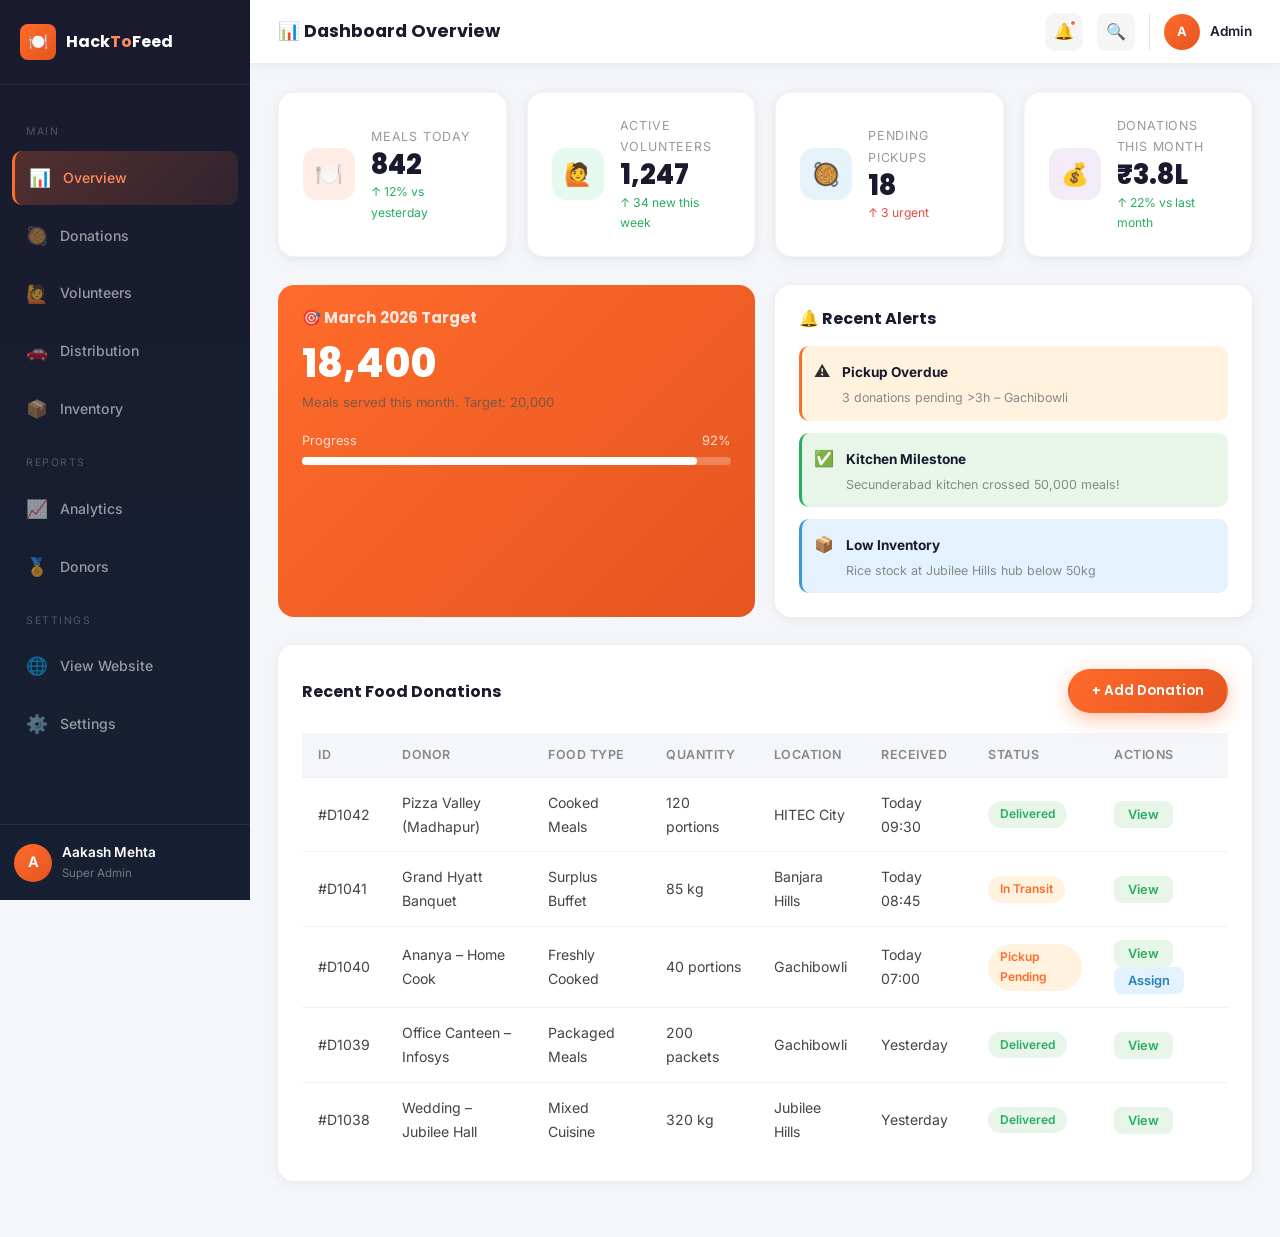
<file: admin/dashboard.html>
<!DOCTYPE html>
<html lang="en">
<head>
  <meta charset="UTF-8" /><meta name="viewport" content="width=device-width, initial-scale=1.0" />
  <title>Admin Dashboard – Hack To Feed</title>
  <meta name="robots" content="noindex,nofollow" />
  <link rel="icon" href="data:image/svg+xml,<svg xmlns='http://www.w3.org/2000/svg' viewBox='0 0 100 100'><text y='0.9em' font-size='90'>🍽️</text></svg>" />
  <link rel="stylesheet" href="../assets/css/style.css" />
  <style>
    * { box-sizing: border-box; margin: 0; padding: 0; }
    body { display: flex; min-height: 100vh; background: #F4F6FA; font-family: 'Inter', sans-serif; }

    /* SIDEBAR */
    .sidebar {
      width: 250px; min-height: 100vh;
      background: linear-gradient(180deg, #1A1A2E 0%, #162032 100%);
      position: fixed; left: 0; top: 0; bottom: 0;
      display: flex; flex-direction: column;
      z-index: 100; transition: width 0.3s;
    }
    .sidebar-logo {
      padding: 24px 20px;
      display: flex; align-items: center; gap: 10px;
      border-bottom: 1px solid rgba(255,255,255,0.07);
    }
    .sidebar-logo .logo-icon { width: 36px; height: 36px; border-radius: 8px; background: linear-gradient(135deg,#FF6B2B,#E55520); display: flex; align-items: center; justify-content: center; font-size: 1rem; flex-shrink: 0; }
    .sidebar-logo span { font-family: 'Poppins', sans-serif; font-weight: 700; font-size: 1rem; color: white; }
    .sidebar-logo span b { color: #FF8C5A; }
    .sidebar-nav { flex: 1; padding: 24px 12px; display: flex; flex-direction: column; gap: 4px; }
    .nav-item {
      display: flex; align-items: center; gap: 12px;
      padding: 12px 14px; border-radius: 10px;
      color: rgba(255,255,255,0.55); font-size: 0.88rem; font-weight: 500;
      cursor: pointer; transition: all 0.25s; text-decoration: none;
    }
    .nav-item:hover { background: rgba(255,255,255,0.07); color: white; }
    .nav-item.active { background: linear-gradient(135deg, rgba(255,107,43,0.25), rgba(255,107,43,0.1)); color: #FF8C5A; border-left: 3px solid #FF6B2B; }
    .nav-item .nav-icon { font-size: 1.1rem; flex-shrink: 0; }
    .nav-section-label { font-size: 0.65rem; text-transform: uppercase; letter-spacing: 1.5px; color: rgba(255,255,255,0.25); padding: 14px 14px 6px; }
    .sidebar-footer { padding: 16px 14px; border-top: 1px solid rgba(255,255,255,0.07); }
    .admin-user { display: flex; align-items: center; gap: 10px; }
    .admin-avatar { width: 38px; height: 38px; border-radius: 50%; background: linear-gradient(135deg,#FF6B2B,#E55520); display: flex; align-items: center; justify-content: center; color: white; font-weight: 700; font-size: 0.9rem; }
    .admin-info { flex: 1; }
    .admin-info .name { color: white; font-size: 0.85rem; font-weight: 600; }
    .admin-info .role { color: rgba(255,255,255,0.4); font-size: 0.72rem; }

    /* MAIN CONTENT */
    .main { margin-left: 250px; flex: 1; display: flex; flex-direction: column; min-height: 100vh; }
    .topbar {
      background: white; padding: 0 28px; height: 64px;
      display: flex; align-items: center; justify-content: space-between;
      border-bottom: 1px solid rgba(0,0,0,0.07); position: sticky; top: 0; z-index: 50;
      box-shadow: 0 2px 10px rgba(0,0,0,0.05);
    }
    .topbar-title { font-family: 'Poppins', sans-serif; font-weight: 700; font-size: 1.1rem; color: #1A1A2E; }
    .topbar-right { display: flex; align-items: center; gap: 14px; }
    .topbar-btn { width: 38px; height: 38px; border-radius: 10px; background: #f5f5f5; display: flex; align-items: center; justify-content: center; cursor: pointer; font-size: 1rem; border: none; transition: background 0.2s; position: relative; }
    .topbar-btn:hover { background: #ffe8da; }
    .notif-dot { position: absolute; top: 6px; right: 6px; width: 8px; height: 8px; border-radius: 50%; background: #FF6B2B; border: 2px solid white; }
    .content { padding: 28px; flex: 1; }

    /* DASHBOARD SECTION */
    .dash-section { display: none; }
    .dash-section.active { display: block; }

    /* METRIC CARDS */
    .metrics-grid { display: grid; grid-template-columns: repeat(4, 1fr); gap: 20px; margin-bottom: 28px; }
    .metric-card {
      background: white; border-radius: 16px; padding: 22px 24px;
      box-shadow: 0 2px 12px rgba(0,0,0,0.07); border: 1px solid rgba(0,0,0,0.04);
      display: flex; align-items: center; gap: 16px; transition: all 0.3s;
    }
    .metric-card:hover { transform: translateY(-2px); box-shadow: 0 8px 24px rgba(0,0,0,0.10); }
    .metric-icon { width: 52px; height: 52px; border-radius: 14px; display: flex; align-items: center; justify-content: center; font-size: 1.4rem; flex-shrink: 0; }
    .metric-icon.orange { background: rgba(255,107,43,0.12); }
    .metric-icon.green { background: rgba(46,204,113,0.12); }
    .metric-icon.blue { background: rgba(52,152,219,0.12); }
    .metric-icon.purple { background: rgba(155,89,182,0.12); }
    .metric-label { font-size: 0.78rem; color: #999; text-transform: uppercase; letter-spacing: 0.8px; margin-bottom: 4px; }
    .metric-value { font-family: 'Poppins', sans-serif; font-size: 1.7rem; font-weight: 800; color: #1A1A2E; line-height: 1; }
    .metric-trend { font-size: 0.76rem; color: #27AE60; margin-top: 4px; }
    .metric-trend.down { color: #e74c3c; }

    /* DATA TABLE */
    .admin-table-wrap { background: white; border-radius: 16px; padding: 24px; box-shadow: 0 2px 12px rgba(0,0,0,0.07); margin-bottom: 28px; }
    .table-header { display: flex; align-items: center; justify-content: space-between; margin-bottom: 20px; }
    .table-header h3 { font-family: 'Poppins', sans-serif; font-size: 1rem; font-weight: 700; color: #1A1A2E; }
    .admin-table { width: 100%; border-collapse: collapse; }
    .admin-table th { background: #F4F6FA; padding: 11px 16px; text-align: left; font-size: 0.78rem; font-weight: 600; text-transform: uppercase; letter-spacing: 0.5px; color: #888; border-bottom: 1px solid rgba(0,0,0,0.06); }
    .admin-table td { padding: 13px 16px; border-bottom: 1px solid rgba(0,0,0,0.05); font-size: 0.88rem; color: #444; vertical-align: middle; }
    .admin-table tr:last-child td { border-bottom: none; }
    .admin-table tr:hover td { background: #fafafa; }
    .status-badge { display: inline-block; padding: 3px 12px; border-radius: 50px; font-size: 0.75rem; font-weight: 600; }
    .status-badge.green { background: #e8f5e9; color: #27AE60; }
    .status-badge.orange { background: #fff3e0; color: #FF6B2B; }
    .status-badge.red { background: #fce4ec; color: #c0392b; }
    .status-badge.blue { background: #e3f2fd; color: #2980B9; }

    /* MINI SEARCH */
    .search-box { display: flex; align-items: center; gap: 8px; background: #f5f5f5; border-radius: 10px; padding: 8px 14px; }
    .search-box input { border: none; background: none; outline: none; font-size: 0.88rem; color: #333; min-width: 180px; }

    /* ACTION BUTTONS */
    .action-btn { padding: 6px 14px; border-radius: 8px; border: none; font-size: 0.8rem; font-weight: 600; cursor: pointer; font-family: 'Inter', sans-serif; transition: all 0.2s; }
    .action-btn.edit { background: #e3f2fd; color: #2980B9; }
    .action-btn.edit:hover { background: #2980B9; color: white; }
    .action-btn.del { background: #fce4ec; color: #c0392b; }
    .action-btn.del:hover { background: #c0392b; color: white; }
    .action-btn.view { background: #e8f5e9; color: #27AE60; }
    .action-btn.view:hover { background: #27AE60; color: white; }

    /* GRID TWO */
    .grid-two { display: grid; grid-template-columns: 1fr 1fr; gap: 20px; margin-bottom: 28px; }

    /* INVENTORY -->
    .inventory-item { display: flex; align-items: center; gap: 14px; padding: 14px 0; border-bottom: 1px solid rgba(0,0,0,0.05); }
    .inventory-item:last-child { border-bottom: none; }
    .inventory-icon { width: 40px; height: 40px; border-radius: 10px; background: linear-gradient(135deg,#FF6B2B,#E55520); display: flex; align-items: center; justify-content: center; font-size: 1.1rem; flex-shrink: 0; }
    .inventory-icon.green { background: linear-gradient(135deg,#2ECC71,#27AE60); }
    .inventory-name { flex: 1; font-size: 0.88rem; font-weight: 600; color: #1A1A2E; }
    .inventory-sub { font-size: 0.78rem; color: #aaa; }
    .inventory-qty { font-family: 'Poppins', sans-serif; font-weight: 700; font-size: 0.95rem; color: #FF6B2B; }
    .inventory-qty.low { color: #e74c3c; }

    /* Quick Stats Widget */
    .quick-widget { background: linear-gradient(135deg,#FF6B2B,#E55520); border-radius: 16px; padding: 24px; color: white; }
    .quick-widget h3 { font-size: 0.95rem; opacity: 0.85; margin-bottom: 16px; }
    .quick-widget .big { font-family: 'Poppins', sans-serif; font-size: 2.5rem; font-weight: 800; line-height: 1; }
    .quick-widget p { font-size: 0.82rem; opacity: 0.75; margin-top: 8px; }

    canvas { border-radius: 10px; }

    @media (max-width: 1100px) {
      .metrics-grid { grid-template-columns: repeat(2, 1fr); }
      .grid-two { grid-template-columns: 1fr; }
    }
    @media (max-width: 768px) {
      .sidebar { width: 64px; overflow: hidden; }
      .sidebar .nav-item span, .sidebar-logo span, .sidebar-footer .admin-info, .nav-section-label { display: none; }
      .main { margin-left: 64px; }
      .metrics-grid { grid-template-columns: repeat(2, 1fr); }
    }
  </style>
</head>
<body>

<!-- SIDEBAR -->
<aside class="sidebar">
  <div class="sidebar-logo">
    <div class="logo-icon">🍽️</div>
    <span>Hack<b>To</b>Feed</span>
  </div>
  <nav class="sidebar-nav">
    <div class="nav-section-label">Main</div>
    <a class="nav-item active" onclick="showSection('overview')" id="menu-overview">
      <span class="nav-icon">📊</span><span>Overview</span>
    </a>
    <a class="nav-item" onclick="showSection('donations')" id="menu-donations">
      <span class="nav-icon">🥘</span><span>Donations</span>
    </a>
    <a class="nav-item" onclick="showSection('volunteers')" id="menu-volunteers">
      <span class="nav-icon">🙋</span><span>Volunteers</span>
    </a>
    <a class="nav-item" onclick="showSection('distribution')" id="menu-distribution">
      <span class="nav-icon">🚗</span><span>Distribution</span>
    </a>
    <a class="nav-item" onclick="showSection('inventory')" id="menu-inventory">
      <span class="nav-icon">📦</span><span>Inventory</span>
    </a>
    <div class="nav-section-label">Reports</div>
    <a class="nav-item" onclick="showSection('analytics')" id="menu-analytics">
      <span class="nav-icon">📈</span><span>Analytics</span>
    </a>
    <a class="nav-item" onclick="showSection('donors')" id="menu-donors">
      <span class="nav-icon">🏅</span><span>Donors</span>
    </a>
    <div class="nav-section-label">Settings</div>
    <a class="nav-item" href="../index.html" id="menu-website">
      <span class="nav-icon">🌐</span><span>View Website</span>
    </a>
    <a class="nav-item" id="menu-settings">
      <span class="nav-icon">⚙️</span><span>Settings</span>
    </a>
  </nav>
  <div class="sidebar-footer">
    <div class="admin-user">
      <div class="admin-avatar">A</div>
      <div class="admin-info">
        <div class="name">Aakash Mehta</div>
        <div class="role">Super Admin</div>
      </div>
    </div>
  </div>
</aside>

<!-- MAIN CONTENT -->
<div class="main">
  <!-- TOPBAR -->
  <div class="topbar">
    <div class="topbar-title" id="topbar-title">📊 Dashboard Overview</div>
    <div class="topbar-right">
      <button class="topbar-btn" id="topbar-notif" title="Notifications"><span>🔔</span><div class="notif-dot"></div></button>
      <button class="topbar-btn" title="Search" id="topbar-search">🔍</button>
      <div style="display:flex;align-items:center;gap:10px;padding-left:14px;border-left:1px solid rgba(0,0,0,0.1);">
        <div class="admin-avatar" style="width:36px;height:36px;font-size:0.8rem;">A</div>
        <div><div style="font-size:0.85rem;font-weight:600;color:#1A1A2E;">Admin</div></div>
      </div>
    </div>
  </div>

  <div class="content">

    <!-- ===== OVERVIEW ===== -->
    <div class="dash-section active" id="section-overview">
      <div class="metrics-grid">
        <div class="metric-card">
          <div class="metric-icon orange">🍽️</div>
          <div>
            <div class="metric-label">Meals Today</div>
            <div class="metric-value">842</div>
            <div class="metric-trend">↑ 12% vs yesterday</div>
          </div>
        </div>
        <div class="metric-card">
          <div class="metric-icon green">🙋</div>
          <div>
            <div class="metric-label">Active Volunteers</div>
            <div class="metric-value">1,247</div>
            <div class="metric-trend">↑ 34 new this week</div>
          </div>
        </div>
        <div class="metric-card">
          <div class="metric-icon blue">🥘</div>
          <div>
            <div class="metric-label">Pending Pickups</div>
            <div class="metric-value">18</div>
            <div class="metric-trend down">↑ 3 urgent</div>
          </div>
        </div>
        <div class="metric-card">
          <div class="metric-icon purple">💰</div>
          <div>
            <div class="metric-label">Donations This Month</div>
            <div class="metric-value">₹3.8L</div>
            <div class="metric-trend">↑ 22% vs last month</div>
          </div>
        </div>
      </div>

      <div class="grid-two">
        <div class="quick-widget">
          <h3>🎯 March 2026 Target</h3>
          <div class="big">18,400</div>
          <p>Meals served this month. Target: 20,000</p>
          <div style="margin-top:16px;">
            <div style="display:flex;justify-content:space-between;font-size:0.8rem;margin-bottom:6px;opacity:0.8;"><span>Progress</span><span>92%</span></div>
            <div style="height:8px;background:rgba(255,255,255,0.25);border-radius:10px;"><div style="height:100%;width:92%;background:white;border-radius:10px;"></div></div>
          </div>
        </div>
        <div style="background:white;border-radius:16px;padding:24px;box-shadow:0 2px 12px rgba(0,0,0,0.07);">
          <h3 style="font-family:'Poppins',sans-serif;font-size:1rem;font-weight:700;color:#1A1A2E;margin-bottom:18px;">🔔 Recent Alerts</h3>
          <div style="display:flex;flex-direction:column;gap:12px;">
            <div style="display:flex;gap:12px;align-items:flex-start;padding:12px;background:#fff3e0;border-radius:10px;border-left:3px solid #FF6B2B;">
              <span>⚠️</span><div><strong style="font-size:0.85rem;color:#1A1A2E;">Pickup Overdue</strong><p style="font-size:0.78rem;color:#888;margin-top:2px;">3 donations pending &gt;3h – Gachibowli</p></div>
            </div>
            <div style="display:flex;gap:12px;align-items:flex-start;padding:12px;background:#e8f5e9;border-radius:10px;border-left:3px solid #27AE60;">
              <span>✅</span><div><strong style="font-size:0.85rem;color:#1A1A2E;">Kitchen Milestone</strong><p style="font-size:0.78rem;color:#888;margin-top:2px;">Secunderabad kitchen crossed 50,000 meals!</p></div>
            </div>
            <div style="display:flex;gap:12px;align-items:flex-start;padding:12px;background:#e3f2fd;border-radius:10px;border-left:3px solid #3498DB;">
              <span>📦</span><div><strong style="font-size:0.85rem;color:#1A1A2E;">Low Inventory</strong><p style="font-size:0.78rem;color:#888;margin-top:2px;">Rice stock at Jubilee Hills hub below 50kg</p></div>
            </div>
          </div>
        </div>
      </div>

      <!-- Recent Donations Table -->
      <div class="admin-table-wrap">
        <div class="table-header">
          <h3>Recent Food Donations</h3>
          <button class="btn btn-primary btn-sm" id="admin-add-donation">+ Add Donation</button>
        </div>
        <table class="admin-table">
          <thead><tr><th>ID</th><th>Donor</th><th>Food Type</th><th>Quantity</th><th>Location</th><th>Received</th><th>Status</th><th>Actions</th></tr></thead>
          <tbody>
            <tr><td>#D1042</td><td>Pizza Valley (Madhapur)</td><td>Cooked Meals</td><td>120 portions</td><td>HITEC City</td><td>Today 09:30</td><td><span class="status-badge green">Delivered</span></td><td><button class="action-btn view" id="act-view-d1042">View</button></td></tr>
            <tr><td>#D1041</td><td>Grand Hyatt Banquet</td><td>Surplus Buffet</td><td>85 kg</td><td>Banjara Hills</td><td>Today 08:45</td><td><span class="status-badge orange">In Transit</span></td><td><button class="action-btn view" id="act-view-d1041">View</button></td></tr>
            <tr><td>#D1040</td><td>Ananya – Home Cook</td><td>Freshly Cooked</td><td>40 portions</td><td>Gachibowli</td><td>Today 07:00</td><td><span class="status-badge orange">Pickup Pending</span></td><td><button class="action-btn view" id="act-view-d1040">View</button> <button class="action-btn edit" id="act-edit-d1040">Assign</button></td></tr>
            <tr><td>#D1039</td><td>Office Canteen – Infosys</td><td>Packaged Meals</td><td>200 packets</td><td>Gachibowli</td><td>Yesterday</td><td><span class="status-badge green">Delivered</span></td><td><button class="action-btn view" id="act-view-d1039">View</button></td></tr>
            <tr><td>#D1038</td><td>Wedding – Jubilee Hall</td><td>Mixed Cuisine</td><td>320 kg</td><td>Jubilee Hills</td><td>Yesterday</td><td><span class="status-badge green">Delivered</span></td><td><button class="action-btn view" id="act-view-d1038">View</button></td></tr>
          </tbody>
        </table>
      </div>
    </div>

    <!-- ===== DONATIONS ===== -->
    <div class="dash-section" id="section-donations">
      <div class="metrics-grid">
        <div class="metric-card"><div class="metric-icon orange">📦</div><div><div class="metric-label">Total Donations</div><div class="metric-value">1,048</div><div class="metric-trend">↑ This year</div></div></div>
        <div class="metric-card"><div class="metric-icon green">✅</div><div><div class="metric-label">Completed</div><div class="metric-value">986</div><div class="metric-trend">94.1% success rate</div></div></div>
        <div class="metric-card"><div class="metric-icon blue">🔄</div><div><div class="metric-label">In Progress</div><div class="metric-value">45</div><div class="metric-trend">Being processed</div></div></div>
        <div class="metric-card"><div class="metric-icon purple">⏳</div><div><div class="metric-label">Pending</div><div class="metric-value">17</div><div class="metric-trend down">↑ 3 urgent</div></div></div>
      </div>
      <div class="admin-table-wrap">
        <div class="table-header">
          <h3>All Food Donations</h3>
          <div style="display:flex;gap:10px;">
            <div class="search-box"><span>🔍</span><input type="text" placeholder="Search..." id="search-donations" /></div>
            <button class="btn btn-primary btn-sm" id="add-donation-btn">+ New</button>
          </div>
        </div>
        <table class="admin-table">
          <thead><tr><th>ID</th><th>Donor</th><th>Organization</th><th>Type</th><th>Quantity</th><th>Pickup Address</th><th>Expiry</th><th>Status</th><th>Actions</th></tr></thead>
          <tbody>
            <tr><td>#D1042</td><td>Rajesh Kumar</td><td>Pizza Valley</td><td>Cooked</td><td>120 portions</td><td>HITEC City, Hyd</td><td>Today 2PM</td><td><span class="status-badge green">Delivered</span></td><td><button class="action-btn view" id="d-view-1">View</button> <button class="action-btn del" id="d-del-1">Delete</button></td></tr>
            <tr><td>#D1041</td><td>Events Team</td><td>Grand Hyatt</td><td>Buffet</td><td>85 kg</td><td>Banjara Hills</td><td>Today 12PM</td><td><span class="status-badge orange">In Transit</span></td><td><button class="action-btn edit">Edit</button><button class="action-btn del">Del</button></td></tr>
            <tr><td>#D1040</td><td>Ananya Sharma</td><td>Individual</td><td>Cooked</td><td>40 portions</td><td>Gachibowli</td><td>Today 11AM</td><td><span class="status-badge red">Urgent</span></td><td><button class="action-btn edit">Assign</button><button class="action-btn del">Del</button></td></tr>
            <tr><td>#D1039</td><td>Canteen Mgr</td><td>Infosys Campus</td><td>Packaged</td><td>200 packets</td><td>Gachibowli</td><td>Tomorrow</td><td><span class="status-badge green">Delivered</span></td><td><button class="action-btn view">View</button><button class="action-btn del">Del</button></td></tr>
            <tr><td>#D1038</td><td>Sharma Family</td><td>Wedding Event</td><td>Mixed</td><td>320 kg</td><td>Jubilee Hills</td><td>Yesterday</td><td><span class="status-badge green">Delivered</span></td><td><button class="action-btn view">View</button><button class="action-btn del">Del</button></td></tr>
            <tr><td>#D1037</td><td>Ramesh Caterers</td><td>Ramesh Caterers</td><td>Biryani</td><td>180 portions</td><td>Secunderabad</td><td>Today 5PM</td><td><span class="status-badge blue">Scheduled</span></td><td><button class="action-btn edit">Edit</button><button class="action-btn del">Del</button></td></tr>
          </tbody>
        </table>
      </div>
    </div>

    <!-- ===== VOLUNTEERS ===== -->
    <div class="dash-section" id="section-volunteers">
      <div class="metrics-grid">
        <div class="metric-card"><div class="metric-icon orange">👥</div><div><div class="metric-label">Total Volunteers</div><div class="metric-value">1,247</div></div></div>
        <div class="metric-card"><div class="metric-icon green">✅</div><div><div class="metric-label">Active This Month</div><div class="metric-value">890</div></div></div>
        <div class="metric-card"><div class="metric-icon blue">🆕</div><div><div class="metric-label">New This Week</div><div class="metric-value">34</div></div></div>
        <div class="metric-card"><div class="metric-icon purple">🏙️</div><div><div class="metric-label">Cities Covered</div><div class="metric-value">18</div></div></div>
      </div>
      <div class="admin-table-wrap">
        <div class="table-header">
          <h3>Volunteer Directory</h3>
          <div style="display:flex;gap:10px;">
            <div class="search-box"><span>🔍</span><input type="text" placeholder="Search volunteer..." id="search-vol" /></div>
            <button class="btn btn-primary btn-sm" id="add-vol-btn">+ Add</button>
          </div>
        </div>
        <table class="admin-table">
          <thead><tr><th>ID</th><th>Name</th><th>City</th><th>Availability</th><th>Skills</th><th>Pickups Done</th><th>Status</th><th>Actions</th></tr></thead>
          <tbody>
            <tr><td>#V0001</td><td>Priya Sharma</td><td>Hyderabad</td><td>Weekends</td><td>Driving, Packing</td><td>48</td><td><span class="status-badge green">Active</span></td><td><button class="action-btn edit">Assign</button><button class="action-btn view">View</button></td></tr>
            <tr><td>#V0002</td><td>Ravi Kumar</td><td>Secunderabad</td><td>Flexible</td><td>Cooking, Delivery</td><td>92</td><td><span class="status-badge green">Active</span></td><td><button class="action-btn edit">Assign</button><button class="action-btn view">View</button></td></tr>
            <tr><td>#V0003</td><td>Meena Reddy</td><td>Gachibowli</td><td>Weekdays Morning</td><td>Social Media</td><td>24</td><td><span class="status-badge blue">Training</span></td><td><button class="action-btn edit">Assign</button><button class="action-btn view">View</button></td></tr>
            <tr><td>#V0004</td><td>Ahmed Shareef</td><td>Old City</td><td>Evenings</td><td>Driving, Urdu</td><td>67</td><td><span class="status-badge green">Active</span></td><td><button class="action-btn edit">Assign</button><button class="action-btn view">View</button></td></tr>
            <tr><td>#V0005</td><td>Lakshmi Devi</td><td>Warangal</td><td>Weekends</td><td>Cooking, Packing</td><td>31</td><td><span class="status-badge orange">Inactive</span></td><td><button class="action-btn edit">Edit</button><button class="action-btn del">Remove</button></td></tr>
          </tbody>
        </table>
      </div>
    </div>

    <!-- ===== DISTRIBUTION ===== -->
    <div class="dash-section" id="section-distribution">
      <div class="metrics-grid">
        <div class="metric-card"><div class="metric-icon orange">🚗</div><div><div class="metric-label">Active Deliveries</div><div class="metric-value">12</div></div></div>
        <div class="metric-card"><div class="metric-icon green">✅</div><div><div class="metric-label">Completed Today</div><div class="metric-value">34</div></div></div>
        <div class="metric-card"><div class="metric-icon blue">🍽️</div><div><div class="metric-label">Meals Today</div><div class="metric-value">842</div></div></div>
        <div class="metric-card"><div class="metric-icon purple">🏘️</div><div><div class="metric-label">Communities Served</div><div class="metric-value">28</div></div></div>
      </div>
      <div class="admin-table-wrap">
        <div class="table-header"><h3>Distribution Reports</h3><button class="btn btn-primary btn-sm" id="add-report-btn">+ New Report</button></div>
        <table class="admin-table">
          <thead><tr><th>Report ID</th><th>Location</th><th>Meals Served</th><th>Volunteers</th><th>Date/Time</th><th>Status</th><th>Actions</th></tr></thead>
          <tbody>
            <tr><td>#R0421</td><td>Nampally Shelter</td><td>220</td><td>8</td><td>Today 12:00PM</td><td><span class="status-badge green">Completed</span></td><td><button class="action-btn view">View</button></td></tr>
            <tr><td>#R0420</td><td>Gachibowli Workers Colony</td><td>180</td><td>6</td><td>Today 11:30AM</td><td><span class="status-badge orange">In Progress</span></td><td><button class="action-btn view">View</button></td></tr>
            <tr><td>#R0419</td><td>Old City Women Shelter</td><td>95</td><td>4</td><td>Today 10:00AM</td><td><span class="status-badge green">Completed</span></td><td><button class="action-btn view">View</button></td></tr>
            <tr><td>#R0418</td><td>Secunderbad Railway Station</td><td>340</td><td>12</td><td>Today 08:00AM</td><td><span class="status-badge green">Completed</span></td><td><button class="action-btn view">View</button></td></tr>
            <tr><td>#R0417</td><td>LB Nagar Community Center</td><td>150</td><td>5</td><td>Yesterday</td><td><span class="status-badge green">Completed</span></td><td><button class="action-btn view">View</button></td></tr>
          </tbody>
        </table>
      </div>
    </div>

    <!-- ===== INVENTORY ===== -->
    <div class="dash-section" id="section-inventory">
      <div class="metrics-grid">
        <div class="metric-card"><div class="metric-icon orange">📦</div><div><div class="metric-label">Total Items</div><div class="metric-value">24</div></div></div>
        <div class="metric-card"><div class="metric-icon green">✅</div><div><div class="metric-label">Adequate Stock</div><div class="metric-value">18</div></div></div>
        <div class="metric-card"><div class="metric-icon blue">⚠️</div><div><div class="metric-label">Low Stock</div><div class="metric-value">4</div><div class="metric-trend down">Needs restock</div></div></div>
        <div class="metric-card"><div class="metric-icon purple">🏬</div><div><div class="metric-label">Hubs</div><div class="metric-value">8</div></div></div>
      </div>
      <div class="grid-two">
        <div style="background:white;border-radius:16px;padding:24px;box-shadow:0 2px 12px rgba(0,0,0,0.07);">
          <h3 style="font-family:'Poppins',sans-serif;font-size:1rem;font-weight:700;color:#1A1A2E;margin-bottom:18px;">📦 Stock Levels – Jubilee Hills Hub</h3>
          <div class="inventory-item"><div class="inventory-icon">🌾</div><div><div class="inventory-name">Rice</div><div class="inventory-sub">Expires: March 30</div></div><div class="inventory-qty low">48 kg ⚠️</div></div>
          <div class="inventory-item"><div class="inventory-icon green">🫘</div><div><div class="inventory-name">Dal / Lentils</div><div class="inventory-sub">Expires: April 15</div></div><div class="inventory-qty">120 kg</div></div>
          <div class="inventory-item"><div class="inventory-icon">🛢️</div><div><div class="inventory-name">Cooking Oil</div><div class="inventory-sub">Expires: June 2026</div></div><div class="inventory-qty">45 L</div></div>
          <div class="inventory-item"><div class="inventory-icon green">🧂</div><div><div class="inventory-name">Salt & Spices Kit</div><div class="inventory-sub">Expires: Dec 2026</div></div><div class="inventory-qty">28 units</div></div>
          <div class="inventory-item"><div class="inventory-icon">📦</div><div><div class="inventory-name">Food Packing Boxes</div><div class="inventory-sub">Replenish weekly</div></div><div class="inventory-qty low">120 pcs ⚠️</div></div>
        </div>
        <div style="background:white;border-radius:16px;padding:24px;box-shadow:0 2px 12px rgba(0,0,0,0.07);">
          <h3 style="font-family:'Poppins',sans-serif;font-size:1rem;font-weight:700;color:#1A1A2E;margin-bottom:18px;">📦 Stock Levels – Gachibowli Hub</h3>
          <div class="inventory-item"><div class="inventory-icon">🌾</div><div><div class="inventory-name">Rice</div><div class="inventory-sub">Expires: April 5</div></div><div class="inventory-qty">180 kg</div></div>
          <div class="inventory-item"><div class="inventory-icon green">🫘</div><div><div class="inventory-name">Dal / Lentils</div><div class="inventory-sub">Expires: April 20</div></div><div class="inventory-qty">90 kg</div></div>
          <div class="inventory-item"><div class="inventory-icon">🛢️</div><div><div class="inventory-name">Cooking Oil</div><div class="inventory-sub">Expires: July 2026</div></div><div class="inventory-qty">60 L</div></div>
          <div class="inventory-item"><div class="inventory-icon green">🧂</div><div><div class="inventory-name">Salt & Spices Kit</div><div class="inventory-sub">Expires: Dec 2026</div></div><div class="inventory-qty">40 units</div></div>
          <div class="inventory-item"><div class="inventory-icon">📦</div><div><div class="inventory-name">Food Packing Boxes</div><div class="inventory-sub">Replenish weekly</div></div><div class="inventory-qty">380 pcs</div></div>
        </div>
      </div>
    </div>

    <!-- ===== ANALYTICS ===== -->
    <div class="dash-section" id="section-analytics">
      <div class="metrics-grid">
        <div class="metric-card"><div class="metric-icon orange">🍽️</div><div><div class="metric-label">Meals This Year</div><div class="metric-value">64,200</div></div></div>
        <div class="metric-card"><div class="metric-icon green">📈</div><div><div class="metric-label">YoY Growth</div><div class="metric-value">+38%</div></div></div>
        <div class="metric-card"><div class="metric-icon blue">💰</div><div><div class="metric-label">Funds Raised (2026)</div><div class="metric-value">₹14.2L</div></div></div>
        <div class="metric-card"><div class="metric-icon purple">♻️</div><div><div class="metric-label">Food Rescued (kg)</div><div class="metric-value">18,400</div></div></div>
      </div>
      <div class="grid-two" style="margin-bottom:24px;">
        <div style="background:white;border-radius:16px;padding:24px;box-shadow:0 2px 12px rgba(0,0,0,0.07);">
          <h3 style="font-family:'Poppins',sans-serif;font-size:1rem;font-weight:700;color:#1A1A2E;margin-bottom:18px;">📈 Monthly Meals Served</h3>
          <canvas id="mealsChart" width="480" height="220"></canvas>
        </div>
        <div style="background:white;border-radius:16px;padding:24px;box-shadow:0 2px 12px rgba(0,0,0,0.07);">
          <h3 style="font-family:'Poppins',sans-serif;font-size:1rem;font-weight:700;color:#1A1A2E;margin-bottom:18px;">🥧 Donation Sources</h3>
          <canvas id="donorChart" width="300" height="280"></canvas>
        </div>
      </div>
      <div style="background:white;border-radius:16px;padding:24px;box-shadow:0 2px 12px rgba(0,0,0,0.07);">
        <h3 style="font-family:'Poppins',sans-serif;font-size:1rem;font-weight:700;color:#1A1A2E;margin-bottom:18px;">🙋 Volunteers by City</h3>
        <canvas id="volunteerChart" width="900" height="220"></canvas>
      </div>
    </div>

    <!-- ===== DONORS ===== -->
    <div class="dash-section" id="section-donors">
      <div class="admin-table-wrap">
        <div class="table-header"><h3>Donor Records</h3><div class="search-box"><span>🔍</span><input type="text" placeholder="Search donor..." id="search-donors" /></div></div>
        <table class="admin-table">
          <thead><tr><th>ID</th><th>Name</th><th>Organization</th><th>Type</th><th>Donation</th><th>City</th><th>Date</th><th>Status</th></tr></thead>
          <tbody>
            <tr><td>#DN001</td><td>TechMahindra CSR Team</td><td>TechMahindra Ltd.</td><td>Corporate</td><td>₹8,00,000</td><td>Hyderabad</td><td>Jan 2026</td><td><span class="status-badge green">Verified</span></td></tr>
            <tr><td>#DN002</td><td>Ramesh Gupta</td><td>Individual</td><td>Personal</td><td>₹5,00,000</td><td>Secunderabad</td><td>Feb 2026</td><td><span class="status-badge green">Verified</span></td></tr>
            <tr><td>#DN003</td><td>HDFC Bank CSR</td><td>HDFC Bank</td><td>Corporate</td><td>₹4,50,000</td><td>Mumbai</td><td>Dec 2025</td><td><span class="status-badge green">Verified</span></td></tr>
            <tr><td>#DN004</td><td>Dr. Ananya Krishnan</td><td>Individual</td><td>Personal</td><td>₹2,00,000</td><td>Bangalore</td><td>Mar 2026</td><td><span class="status-badge blue">Processing</span></td></tr>
            <tr><td>#DN005</td><td>GreenEarth Foundation</td><td>NGO</td><td>Grant</td><td>₹1,50,000</td><td>Delhi</td><td>Feb 2026</td><td><span class="status-badge green">Verified</span></td></tr>
            <tr><td>#DN006</td><td>Pizza Valley Chain</td><td>Restaurant</td><td>Food</td><td>12,800 kg</td><td>Hyderabad</td><td>Ongoing</td><td><span class="status-badge green">Active Partner</span></td></tr>
          </tbody>
        </table>
      </div>
    </div>

  </div><!-- /.content -->
</div><!-- /.main -->

<script src="../assets/js/main.js"></script>
<script>
const sections = ['overview','donations','volunteers','distribution','inventory','analytics','donors'];
const titles = {
  overview: '📊 Dashboard Overview',
  donations: '🥘 Donation Management',
  volunteers: '🙋 Volunteer Management',
  distribution: '🚗 Distribution Reports',
  inventory: '📦 Inventory Tracking',
  analytics: '📈 Analytics Dashboard',
  donors: '🏅 Donor Records'
};

function showSection(name) {
  sections.forEach(s => {
    document.getElementById('section-' + s)?.classList.toggle('active', s === name);
    document.getElementById('menu-' + s)?.classList.toggle('active', s === name);
  });
  document.getElementById('topbar-title').textContent = titles[name] || 'Dashboard';
}
</script>
</body>
</html>
</file>
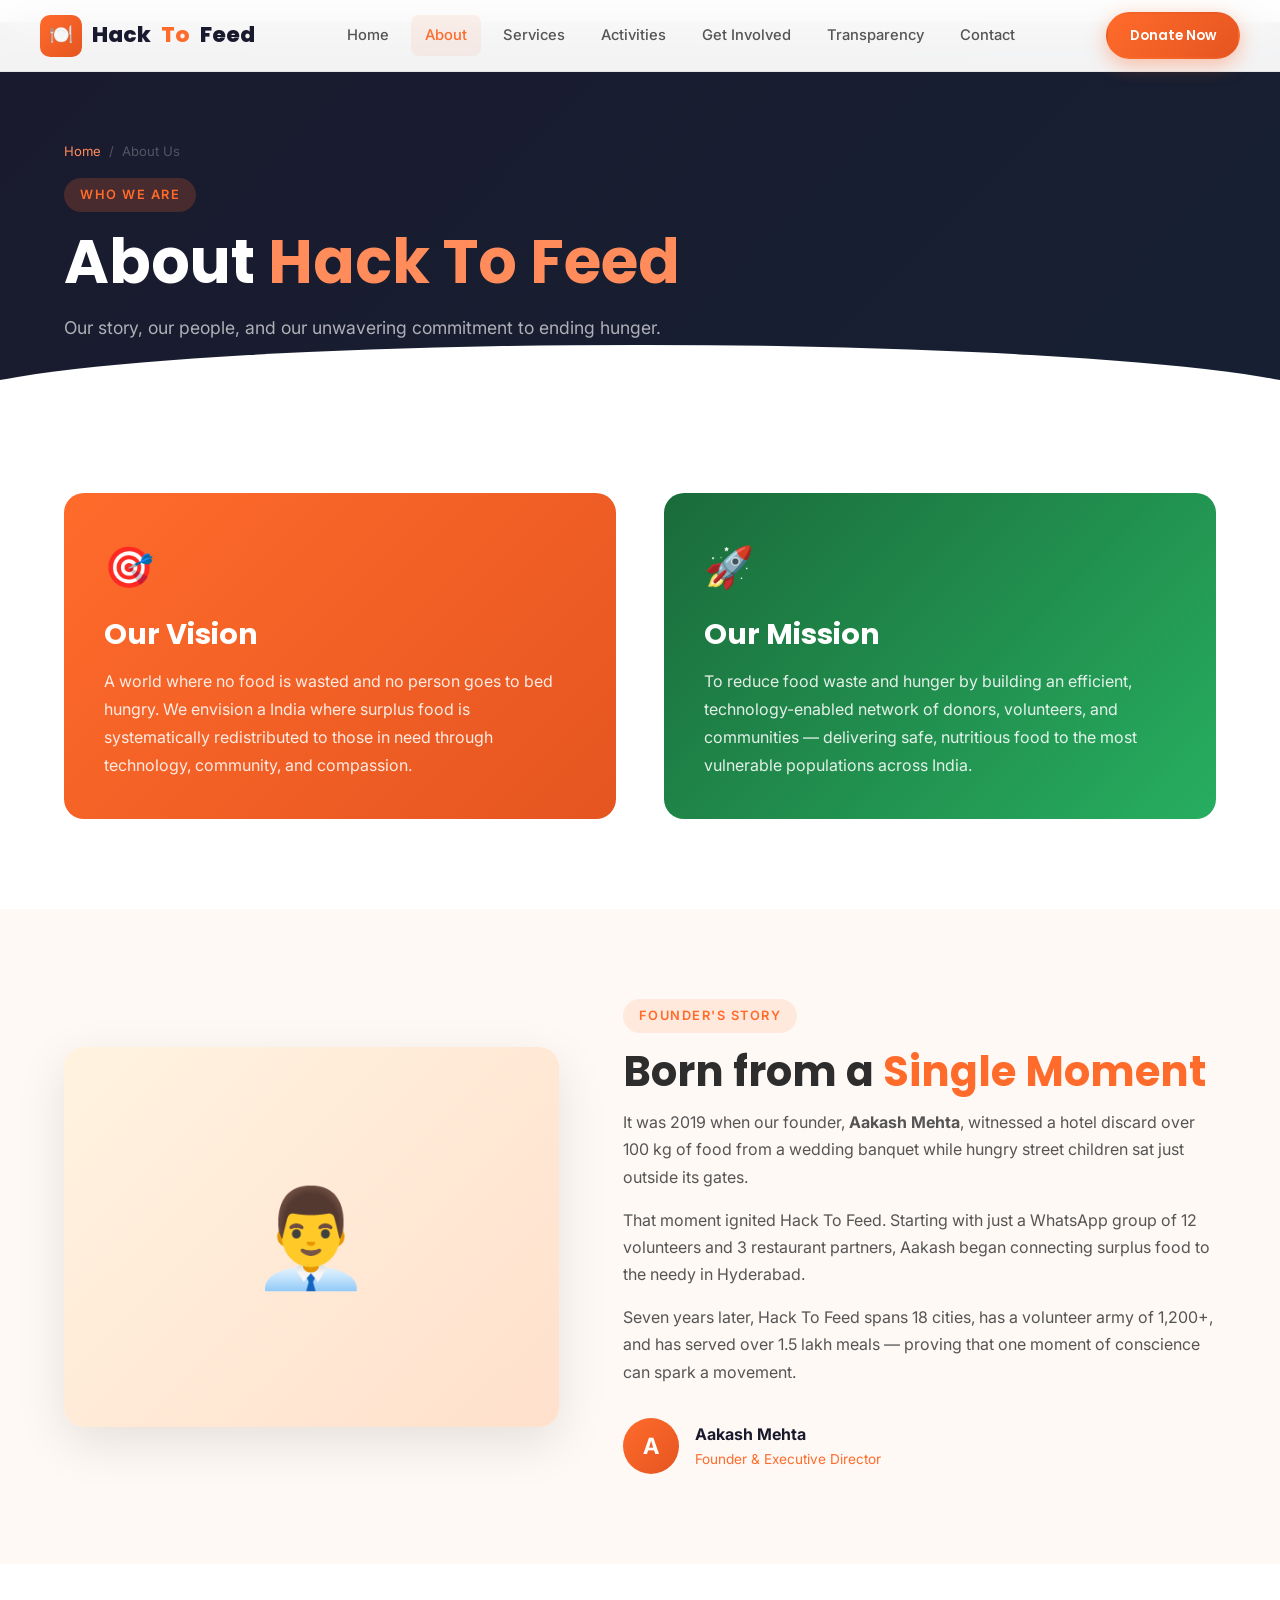
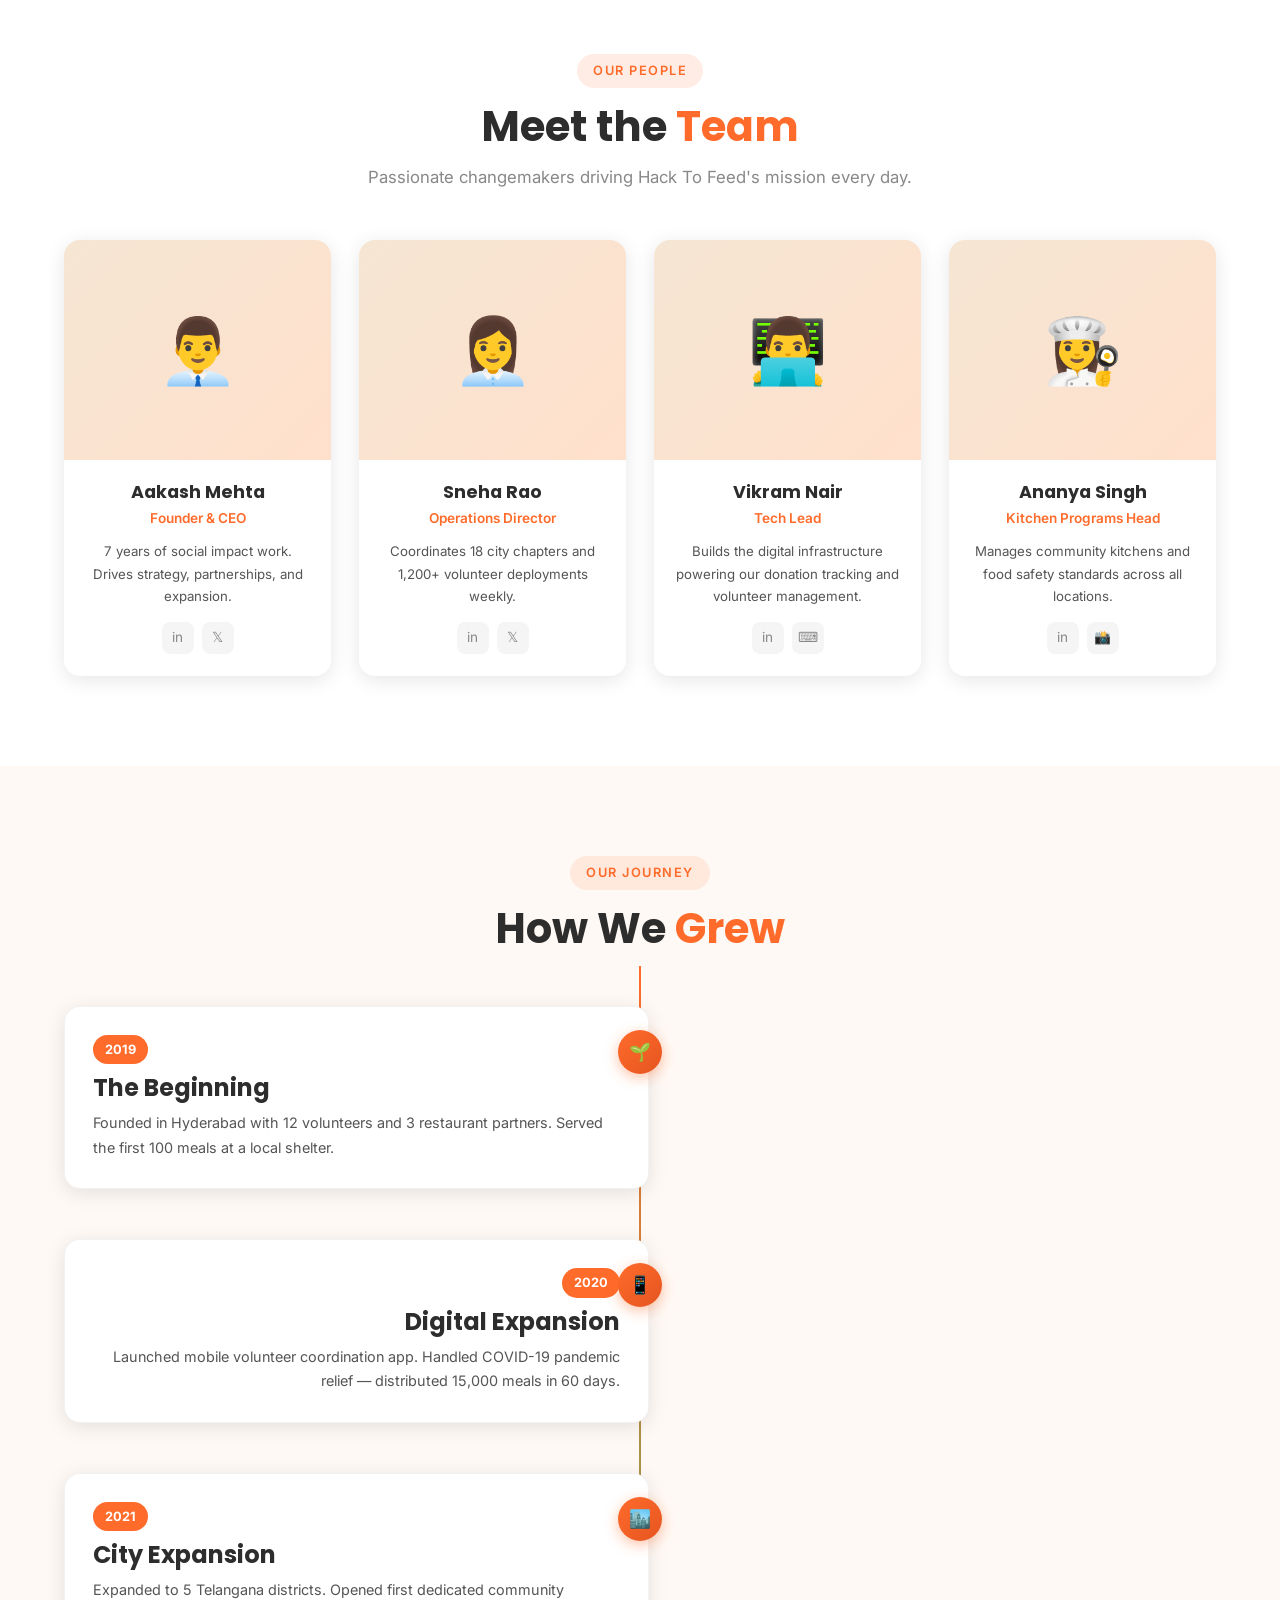
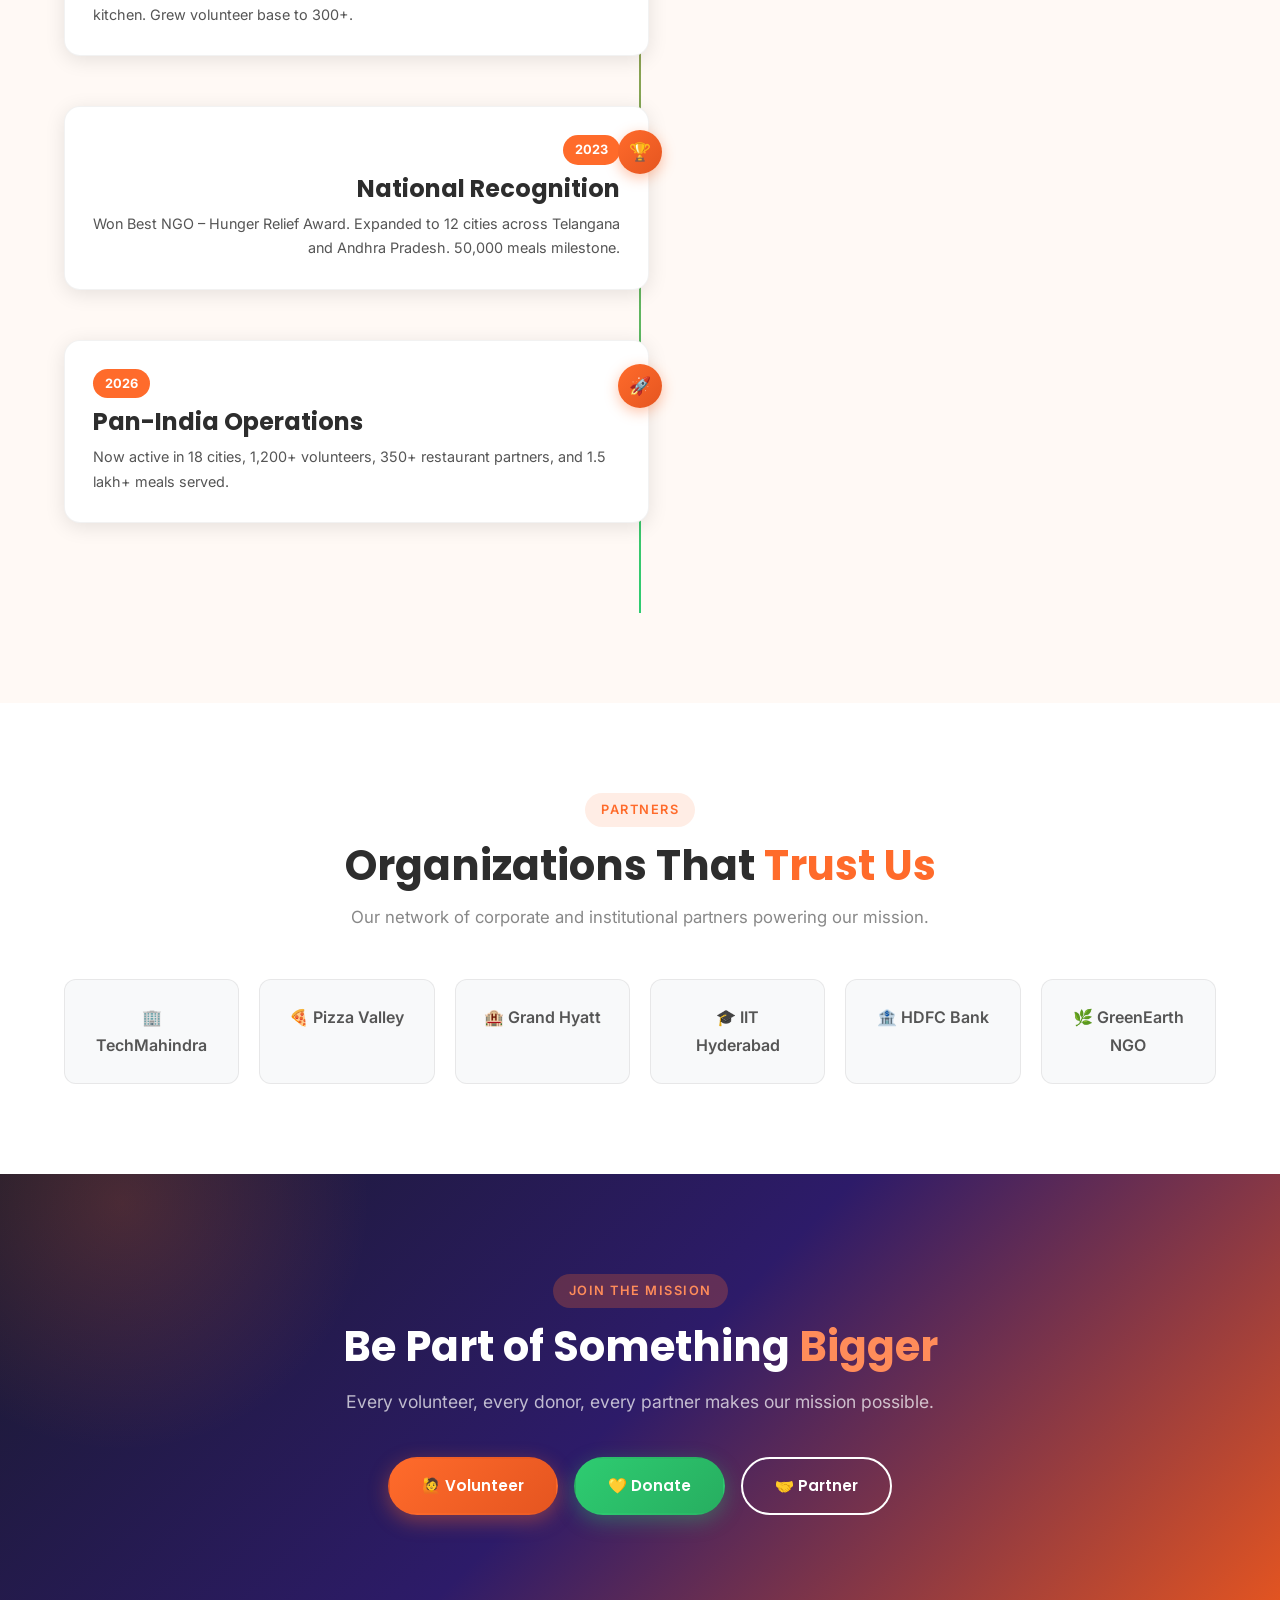
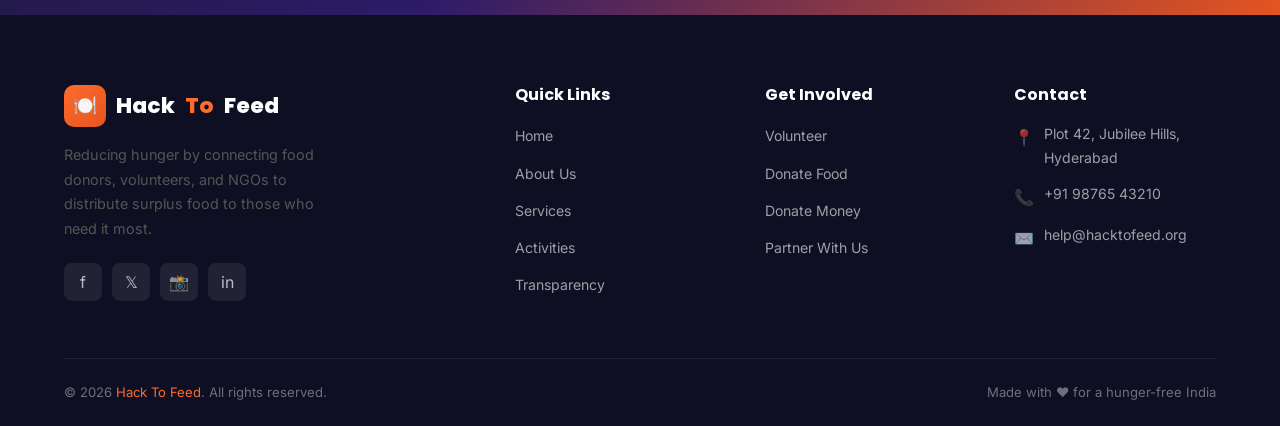
<file: pages/about.html>
<!DOCTYPE html>
<html lang="en">
<head>
  <meta charset="UTF-8" /><meta name="viewport" content="width=device-width, initial-scale=1.0" />
  <title>About Us – Hack To Feed</title>
  <meta name="description" content="Learn about Hack To Feed's vision, mission, founders, team, and our journey to fight hunger across India." />
  <link rel="icon" href="data:image/svg+xml,<svg xmlns='http://www.w3.org/2000/svg' viewBox='0 0 100 100'><text y='0.9em' font-size='90'>🍽️</text></svg>" />
  <link rel="stylesheet" href="../assets/css/style.css" />
</head>
<body>

<nav class="navbar" id="navbar">
  <a href="../index.html" class="nav-logo"><div class="logo-icon">🍽️</div>Hack<span>To</span>Feed</a>
  <div class="nav-links">
    <a href="../index.html">Home</a>
    <a href="about.html" class="active">About</a>
    <a href="services.html">Services</a>
    <a href="activities.html">Activities</a>
    <a href="get-involved.html">Get Involved</a>
    <a href="transparency.html">Transparency</a>
    <a href="contact.html">Contact</a>
  </div>
  <div class="nav-cta"><a href="get-involved.html#donate" class="btn btn-primary btn-sm">Donate Now</a></div>
  <button class="hamburger" id="hamburger"><span></span><span></span><span></span></button>
</nav>
<div class="mobile-menu" id="mobileMenu">
  <a href="../index.html">Home</a><a href="about.html">About Us</a><a href="services.html">Services</a>
  <a href="activities.html">Activities</a><a href="get-involved.html">Get Involved</a>
  <a href="transparency.html">Transparency</a><a href="contact.html">Contact</a>
  <a href="get-involved.html#donate" class="btn btn-primary">Donate Now</a>
</div>

<!-- PAGE BANNER -->
<section class="page-banner">
  <div class="container">
    <div class="breadcrumb"><a href="../index.html">Home</a><span>/</span><span>About Us</span></div>
    <div class="badge">Who We Are</div>
    <h1>About <span style="color:#FF8C5A;">Hack To Feed</span></h1>
    <p>Our story, our people, and our unwavering commitment to ending hunger.</p>
  </div>
</section>

<!-- VISION & MISSION -->
<section class="section">
  <div class="container">
    <div style="display:grid;grid-template-columns:1fr 1fr;gap:48px;align-items:stretch;">
      <div class="fade-in-left" style="background:linear-gradient(135deg,#FF6B2B,#E55520);border-radius:20px;padding:40px;color:white;">
        <div style="font-size:2.5rem;margin-bottom:16px;">🎯</div>
        <h2 style="color:white;margin-bottom:16px;font-size:1.8rem;">Our Vision</h2>
        <p style="color:rgba(255,255,255,0.88);font-size:1rem;line-height:1.75;">A world where no food is wasted and no person goes to bed hungry. We envision a India where surplus food is systematically redistributed to those in need through technology, community, and compassion.</p>
      </div>
      <div class="fade-in-right" style="background:linear-gradient(135deg,#1A6B3A,#27AE60);border-radius:20px;padding:40px;color:white;">
        <div style="font-size:2.5rem;margin-bottom:16px;">🚀</div>
        <h2 style="color:white;margin-bottom:16px;font-size:1.8rem;">Our Mission</h2>
        <p style="color:rgba(255,255,255,0.88);font-size:1rem;line-height:1.75;">To reduce food waste and hunger by building an efficient, technology-enabled network of donors, volunteers, and communities — delivering safe, nutritious food to the most vulnerable populations across India.</p>
      </div>
    </div>
  </div>
</section>

<!-- FOUNDERS STORY -->
<section class="section section-alt">
  <div class="container">
    <div style="display:grid;grid-template-columns:1fr 1.2fr;gap:64px;align-items:center;">
      <div class="fade-in-left">
        <div style="height:380px;border-radius:20px;background:linear-gradient(135deg,#fff3e0,#ffe0cc);display:flex;align-items:center;justify-content:center;font-size:6rem;box-shadow:0 16px 50px rgba(0,0,0,0.1);">👨‍💼</div>
      </div>
      <div class="fade-in-right">
        <div class="badge">Founder's Story</div>
        <h2 class="section-title">Born from a <span class="text-orange">Single Moment</span></h2>
        <p style="margin-bottom:16px;">It was 2019 when our founder, <strong>Aakash Mehta</strong>, witnessed a hotel discard over 100 kg of food from a wedding banquet while hungry street children sat just outside its gates.</p>
        <p style="margin-bottom:16px;">That moment ignited Hack To Feed. Starting with just a WhatsApp group of 12 volunteers and 3 restaurant partners, Aakash began connecting surplus food to the needy in Hyderabad.</p>
        <p style="margin-bottom:32px;">Seven years later, Hack To Feed spans 18 cities, has a volunteer army of 1,200+, and has served over 1.5 lakh meals — proving that one moment of conscience can spark a movement.</p>
        <div style="display:flex;align-items:center;gap:16px;">
          <div style="width:56px;height:56px;border-radius:50%;background:linear-gradient(135deg,#FF6B2B,#E55520);display:flex;align-items:center;justify-content:center;color:white;font-size:1.4rem;font-weight:700;">A</div>
          <div>
            <div style="font-weight:700;font-size:1rem;color:#1A1A2E;">Aakash Mehta</div>
            <div style="font-size:0.85rem;color:#FF6B2B;">Founder & Executive Director</div>
          </div>
        </div>
      </div>
    </div>
  </div>
</section>

<!-- TEAM -->
<section class="section">
  <div class="container">
    <div class="text-center fade-in">
      <div class="badge">Our People</div>
      <h2 class="section-title">Meet the <span class="text-orange">Team</span></h2>
      <p class="section-sub">Passionate changemakers driving Hack To Feed's mission every day.</p>
    </div>
    <div class="team-grid">
      <div class="team-card fade-in">
        <div class="team-img">👨‍💼</div>
        <div class="team-info">
          <h3>Aakash Mehta</h3>
          <div class="role">Founder & CEO</div>
          <p>7 years of social impact work. Drives strategy, partnerships, and expansion.</p>
          <div class="team-socials">
            <a href="#" title="LinkedIn" id="team1-li">in</a>
            <a href="#" title="Twitter" id="team1-tw">𝕏</a>
          </div>
        </div>
      </div>
      <div class="team-card fade-in">
        <div class="team-img">👩‍💼</div>
        <div class="team-info">
          <h3>Sneha Rao</h3>
          <div class="role">Operations Director</div>
          <p>Coordinates 18 city chapters and 1,200+ volunteer deployments weekly.</p>
          <div class="team-socials">
            <a href="#" title="LinkedIn" id="team2-li">in</a>
            <a href="#" title="Twitter" id="team2-tw">𝕏</a>
          </div>
        </div>
      </div>
      <div class="team-card fade-in">
        <div class="team-img">👨‍💻</div>
        <div class="team-info">
          <h3>Vikram Nair</h3>
          <div class="role">Tech Lead</div>
          <p>Builds the digital infrastructure powering our donation tracking and volunteer management.</p>
          <div class="team-socials">
            <a href="#" title="LinkedIn" id="team3-li">in</a>
            <a href="#" title="GitHub" id="team3-gh">⌨</a>
          </div>
        </div>
      </div>
      <div class="team-card fade-in">
        <div class="team-img">👩‍🍳</div>
        <div class="team-info">
          <h3>Ananya Singh</h3>
          <div class="role">Kitchen Programs Head</div>
          <p>Manages community kitchens and food safety standards across all locations.</p>
          <div class="team-socials">
            <a href="#" title="LinkedIn" id="team4-li">in</a>
            <a href="#" title="Instagram" id="team4-ig">📸</a>
          </div>
        </div>
      </div>
    </div>
  </div>
</section>

<!-- JOURNEY TIMELINE -->
<section class="section section-alt">
  <div class="container">
    <div class="text-center fade-in">
      <div class="badge">Our Journey</div>
      <h2 class="section-title">How We <span class="text-orange">Grew</span></h2>
    </div>
    <div class="timeline">
      <div class="timeline-item">
        <div class="timeline-content fade-in-left">
          <span class="timeline-year">2019</span>
          <h3>The Beginning</h3>
          <p>Founded in Hyderabad with 12 volunteers and 3 restaurant partners. Served the first 100 meals at a local shelter.</p>
        </div>
        <div class="timeline-dot">🌱</div>
        <div style="flex:1;"></div>
      </div>
      <div class="timeline-item">
        <div style="flex:1;"></div>
        <div class="timeline-dot">📱</div>
        <div class="timeline-content fade-in-right">
          <span class="timeline-year">2020</span>
          <h3>Digital Expansion</h3>
          <p>Launched mobile volunteer coordination app. Handled COVID-19 pandemic relief — distributed 15,000 meals in 60 days.</p>
        </div>
      </div>
      <div class="timeline-item">
        <div class="timeline-content fade-in-left">
          <span class="timeline-year">2021</span>
          <h3>City Expansion</h3>
          <p>Expanded to 5 Telangana districts. Opened first dedicated community kitchen. Grew volunteer base to 300+.</p>
        </div>
        <div class="timeline-dot">🏙️</div>
        <div style="flex:1;"></div>
      </div>
      <div class="timeline-item">
        <div style="flex:1;"></div>
        <div class="timeline-dot">🏆</div>
        <div class="timeline-content fade-in-right">
          <span class="timeline-year">2023</span>
          <h3>National Recognition</h3>
          <p>Won Best NGO – Hunger Relief Award. Expanded to 12 cities across Telangana and Andhra Pradesh. 50,000 meals milestone.</p>
        </div>
      </div>
      <div class="timeline-item">
        <div class="timeline-content fade-in-left">
          <span class="timeline-year">2026</span>
          <h3>Pan-India Operations</h3>
          <p>Now active in 18 cities, 1,200+ volunteers, 350+ restaurant partners, and 1.5 lakh+ meals served.</p>
        </div>
        <div class="timeline-dot">🚀</div>
        <div style="flex:1;"></div>
      </div>
    </div>
  </div>
</section>

<!-- PARTNERS -->
<section class="section">
  <div class="container">
    <div class="text-center fade-in">
      <div class="badge">Partners</div>
      <h2 class="section-title">Organizations That <span class="text-orange">Trust Us</span></h2>
      <p class="section-sub">Our network of corporate and institutional partners powering our mission.</p>
    </div>
    <div style="display:grid;grid-template-columns:repeat(auto-fit,minmax(160px,1fr));gap:20px;margin-top:20px;">
      <div class="fade-in" style="background:#f8f9fa;border-radius:12px;padding:24px;text-align:center;font-weight:600;color:#555;border:1px solid rgba(0,0,0,0.07);">🏢 TechMahindra</div>
      <div class="fade-in" style="background:#f8f9fa;border-radius:12px;padding:24px;text-align:center;font-weight:600;color:#555;border:1px solid rgba(0,0,0,0.07);">🍕 Pizza Valley</div>
      <div class="fade-in" style="background:#f8f9fa;border-radius:12px;padding:24px;text-align:center;font-weight:600;color:#555;border:1px solid rgba(0,0,0,0.07);">🏨 Grand Hyatt</div>
      <div class="fade-in" style="background:#f8f9fa;border-radius:12px;padding:24px;text-align:center;font-weight:600;color:#555;border:1px solid rgba(0,0,0,0.07);">🎓 IIT Hyderabad</div>
      <div class="fade-in" style="background:#f8f9fa;border-radius:12px;padding:24px;text-align:center;font-weight:600;color:#555;border:1px solid rgba(0,0,0,0.07);">🏦 HDFC Bank</div>
      <div class="fade-in" style="background:#f8f9fa;border-radius:12px;padding:24px;text-align:center;font-weight:600;color:#555;border:1px solid rgba(0,0,0,0.07);">🌿 GreenEarth NGO</div>
    </div>
  </div>
</section>

<!-- CTA -->
<section class="cta-section">
  <div class="container">
    <div class="badge" style="background:rgba(255,107,43,0.25);color:#FF8C5A;">Join the Mission</div>
    <h2>Be Part of Something <span style="color:#FF8C5A;">Bigger</span></h2>
    <p>Every volunteer, every donor, every partner makes our mission possible.</p>
    <div class="cta-buttons">
      <a href="get-involved.html#volunteer" class="btn btn-primary" id="about-cta-volunteer">🙋 Volunteer</a>
      <a href="get-involved.html#donate" class="btn btn-green" id="about-cta-donate">💛 Donate</a>
      <a href="get-involved.html#partner" class="btn btn-outline" id="about-cta-partner">🤝 Partner</a>
    </div>
  </div>
</section>

<!-- FOOTER -->
<footer class="footer">
  <div class="container">
    <div class="footer-grid">
      <div class="footer-brand">
        <a href="../index.html" class="nav-logo"><div class="logo-icon">🍽️</div>Hack<span>To</span>Feed</a>
        <p>Reducing hunger by connecting food donors, volunteers, and NGOs to distribute surplus food to those who need it most.</p>
        <div class="footer-social">
          <a href="#" class="social-link" id="about-fb">f</a><a href="#" class="social-link" id="about-tw">𝕏</a>
          <a href="#" class="social-link" id="about-ig">📸</a><a href="#" class="social-link" id="about-li">in</a>
        </div>
      </div>
      <div class="footer-col"><h4>Quick Links</h4><ul>
        <li><a href="../index.html">Home</a></li><li><a href="about.html">About Us</a></li>
        <li><a href="services.html">Services</a></li><li><a href="activities.html">Activities</a></li>
        <li><a href="transparency.html">Transparency</a></li>
      </ul></div>
      <div class="footer-col"><h4>Get Involved</h4><ul>
        <li><a href="get-involved.html#volunteer">Volunteer</a></li>
        <li><a href="get-involved.html#donate-food">Donate Food</a></li>
        <li><a href="get-involved.html#donate">Donate Money</a></li>
        <li><a href="get-involved.html#partner">Partner With Us</a></li>
      </ul></div>
      <div class="footer-col"><h4>Contact</h4>
        <div class="footer-contact-item"><span class="icon">📍</span><span>Plot 42, Jubilee Hills, Hyderabad</span></div>
        <div class="footer-contact-item"><span class="icon">📞</span><span>+91 98765 43210</span></div>
        <div class="footer-contact-item"><span class="icon">✉️</span><span>help@hacktofeed.org</span></div>
      </div>
    </div>
    <div class="footer-bottom">
      <p>© 2026 <a href="../index.html">Hack To Feed</a>. All rights reserved.</p>
      <p>Made with ❤️ for a hunger-free India</p>
    </div>
  </div>
</footer>
<button id="backTop" style="position:fixed;bottom:80px;right:24px;width:44px;height:44px;border-radius:50%;background:linear-gradient(135deg,#FF6B2B,#E55520);color:white;border:none;font-size:1.2rem;cursor:pointer;box-shadow:0 4px 16px rgba(255,107,43,0.4);opacity:0;transition:opacity 0.3s;z-index:900;">↑</button>
<script src="../assets/js/main.js"></script>
</body>
</html>
</file>
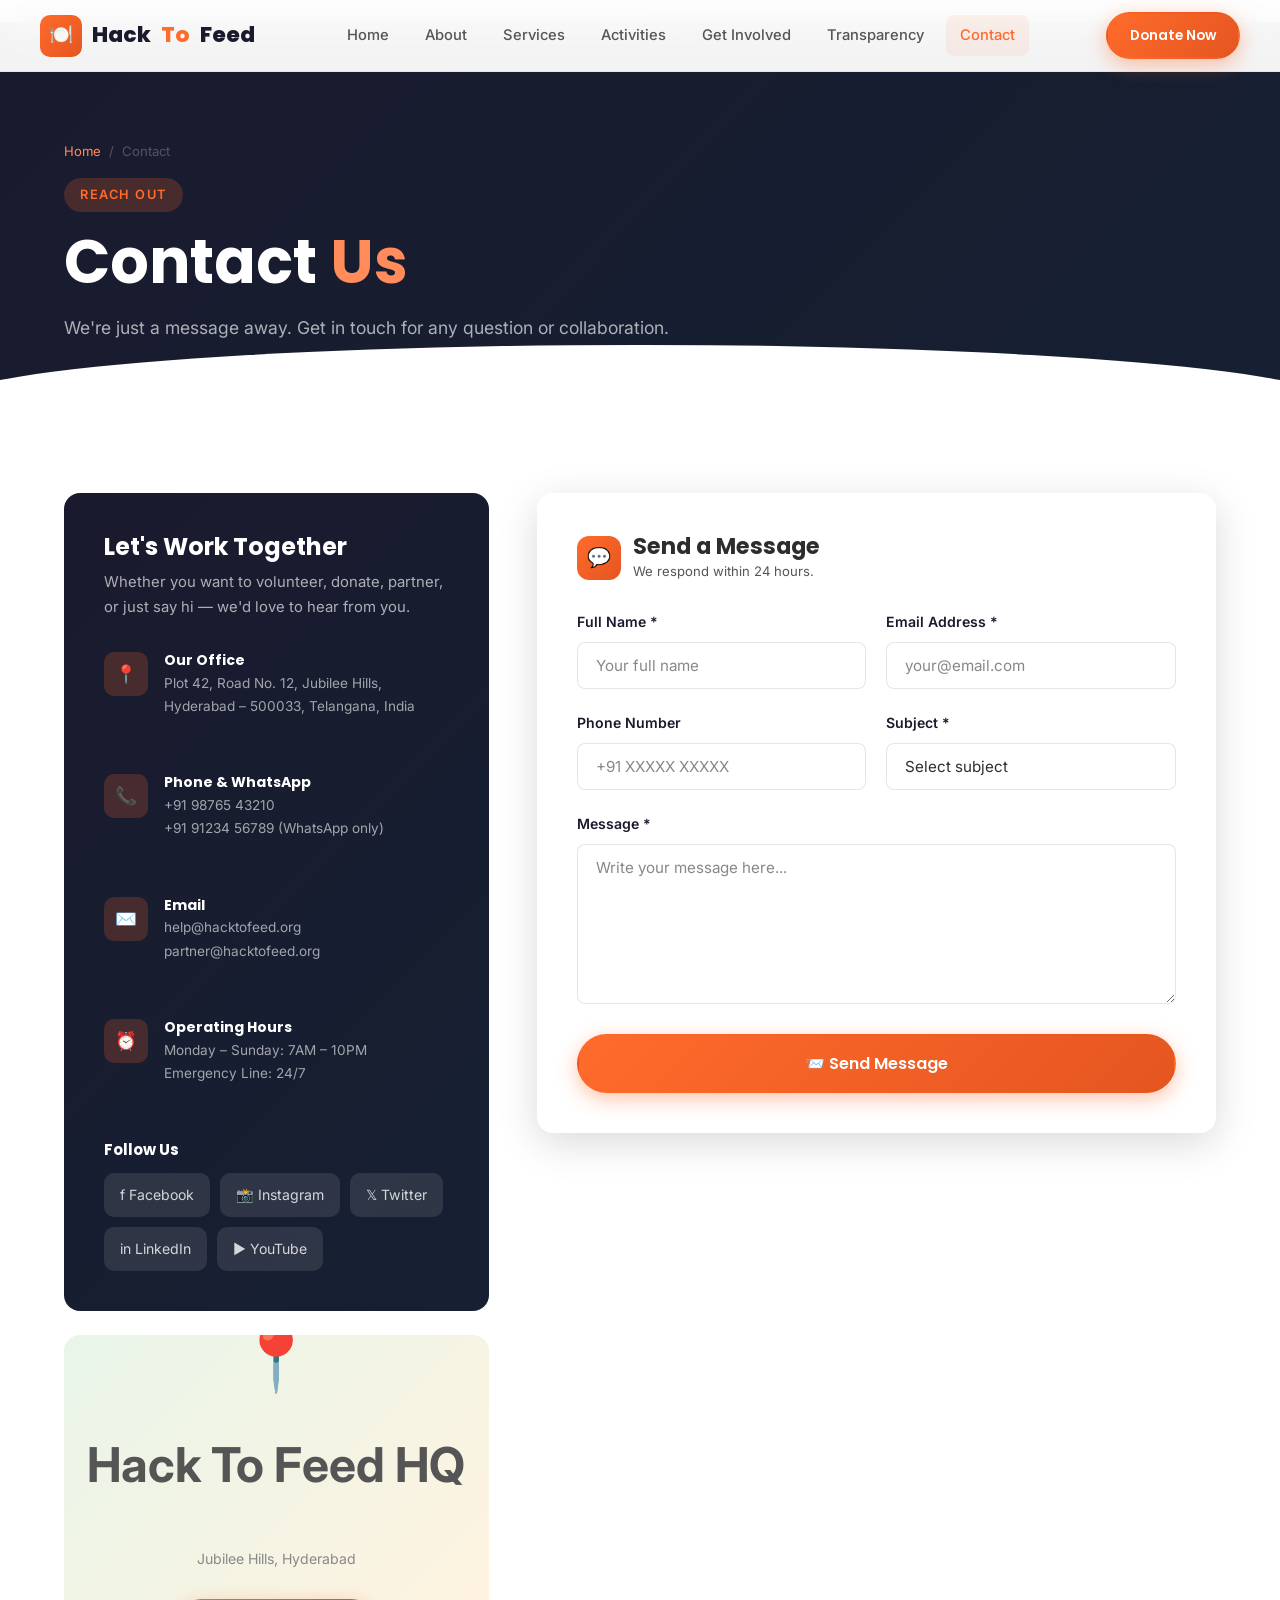
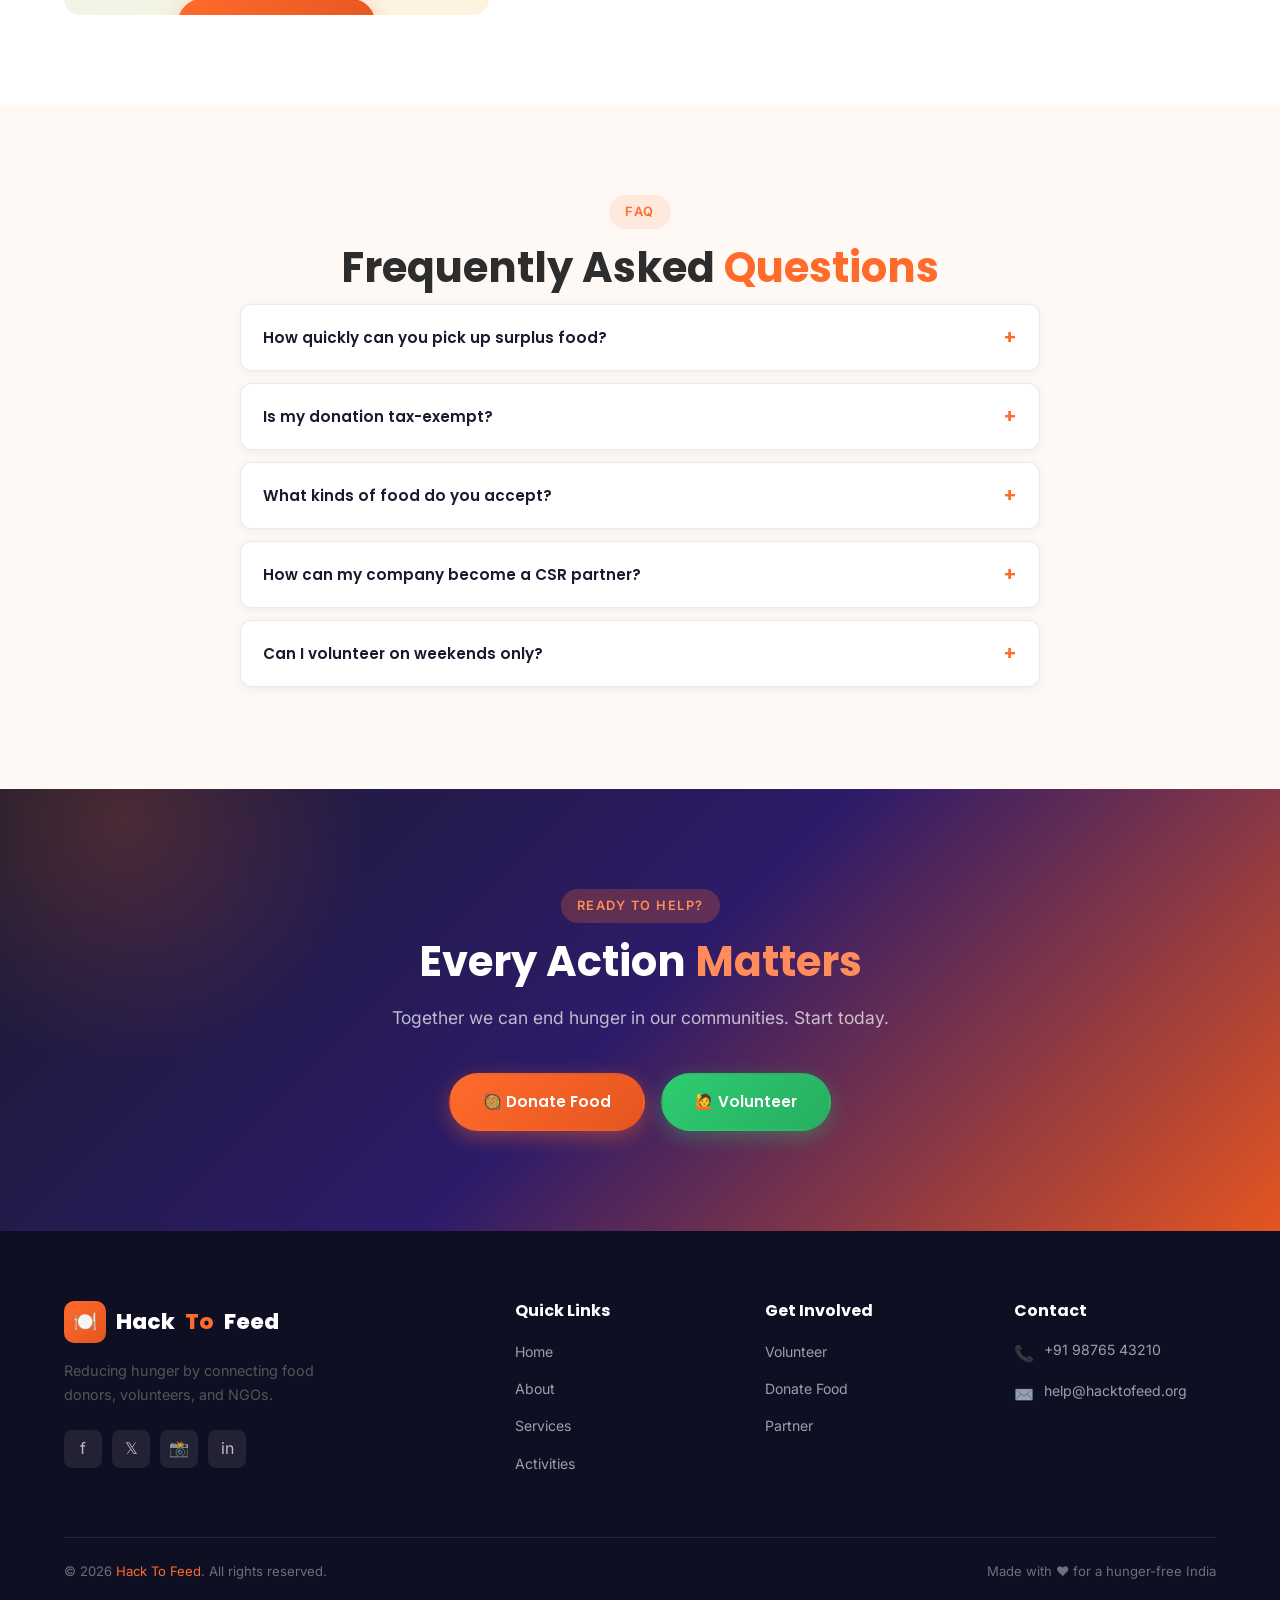
<file: pages/contact.html>
<!DOCTYPE html>
<html lang="en">
<head>
  <meta charset="UTF-8" /><meta name="viewport" content="width=device-width, initial-scale=1.0" />
  <title>Contact Us – Hack To Feed</title>
  <meta name="description" content="Get in touch with Hack To Feed. Contact us for donations, volunteering, partnerships, or general enquiries." />
  <link rel="icon" href="data:image/svg+xml,<svg xmlns='http://www.w3.org/2000/svg' viewBox='0 0 100 100'><text y='0.9em' font-size='90'>🍽️</text></svg>" />
  <link rel="stylesheet" href="../assets/css/style.css" />
</head>
<body>
<nav class="navbar" id="navbar">
  <a href="../index.html" class="nav-logo"><div class="logo-icon">🍽️</div>Hack<span>To</span>Feed</a>
  <div class="nav-links">
    <a href="../index.html">Home</a><a href="about.html">About</a><a href="services.html">Services</a>
    <a href="activities.html">Activities</a><a href="get-involved.html">Get Involved</a>
    <a href="transparency.html">Transparency</a><a href="contact.html" class="active">Contact</a>
  </div>
  <div class="nav-cta"><a href="get-involved.html#donate" class="btn btn-primary btn-sm">Donate Now</a></div>
  <button class="hamburger" id="hamburger"><span></span><span></span><span></span></button>
</nav>
<div class="mobile-menu" id="mobileMenu">
  <a href="../index.html">Home</a><a href="about.html">About</a><a href="services.html">Services</a>
  <a href="activities.html">Activities</a><a href="get-involved.html">Get Involved</a>
  <a href="transparency.html">Transparency</a><a href="contact.html">Contact</a>
  <a href="get-involved.html#donate" class="btn btn-primary">Donate Now</a>
</div>

<section class="page-banner">
  <div class="container">
    <div class="breadcrumb"><a href="../index.html">Home</a><span>/</span><span>Contact</span></div>
    <div class="badge">Reach Out</div>
    <h1>Contact <span style="color:#FF8C5A;">Us</span></h1>
    <p>We're just a message away. Get in touch for any question or collaboration.</p>
  </div>
</section>

<section class="section">
  <div class="container">
    <div class="contact-grid">
      <div>
        <div class="contact-info-card fade-in-left">
          <h3>Let's Work Together</h3>
          <p>Whether you want to volunteer, donate, partner, or just say hi — we'd love to hear from you.</p>
          <div class="contact-item">
            <div class="contact-icon-box">📍</div>
            <div>
              <h4>Our Office</h4>
              <p>Plot 42, Road No. 12, Jubilee Hills,<br>Hyderabad – 500033, Telangana, India</p>
            </div>
          </div>
          <div class="contact-item">
            <div class="contact-icon-box">📞</div>
            <div>
              <h4>Phone & WhatsApp</h4>
              <p>+91 98765 43210<br>+91 91234 56789 (WhatsApp only)</p>
            </div>
          </div>
          <div class="contact-item">
            <div class="contact-icon-box">✉️</div>
            <div>
              <h4>Email</h4>
              <p>help@hacktofeed.org<br>partner@hacktofeed.org</p>
            </div>
          </div>
          <div class="contact-item">
            <div class="contact-icon-box">⏰</div>
            <div>
              <h4>Operating Hours</h4>
              <p>Monday – Sunday: 7AM – 10PM<br>Emergency Line: 24/7</p>
            </div>
          </div>
          <!-- Social Links -->
          <div style="margin-top:24px;">
            <h4 style="color:white;margin-bottom:14px;font-size:0.95rem;">Follow Us</h4>
            <div style="display:flex;gap:10px;flex-wrap:wrap;">
              <a href="#" id="contact-fb" style="display:flex;align-items:center;gap:8px;background:rgba(255,255,255,0.1);border-radius:10px;padding:10px 16px;color:rgba(255,255,255,0.8);font-size:0.88rem;transition:background 0.3s;">f Facebook</a>
              <a href="#" id="contact-ig" style="display:flex;align-items:center;gap:8px;background:rgba(255,255,255,0.1);border-radius:10px;padding:10px 16px;color:rgba(255,255,255,0.8);font-size:0.88rem;transition:background 0.3s;">📸 Instagram</a>
              <a href="#" id="contact-tw" style="display:flex;align-items:center;gap:8px;background:rgba(255,255,255,0.1);border-radius:10px;padding:10px 16px;color:rgba(255,255,255,0.8);font-size:0.88rem;transition:background 0.3s;">𝕏 Twitter</a>
              <a href="#" id="contact-li" style="display:flex;align-items:center;gap:8px;background:rgba(255,255,255,0.1);border-radius:10px;padding:10px 16px;color:rgba(255,255,255,0.8);font-size:0.88rem;transition:background 0.3s;">in LinkedIn</a>
              <a href="#" id="contact-yt" style="display:flex;align-items:center;gap:8px;background:rgba(255,255,255,0.1);border-radius:10px;padding:10px 16px;color:rgba(255,255,255,0.8);font-size:0.88rem;transition:background 0.3s;">▶ YouTube</a>
            </div>
          </div>
        </div>

        <!-- Map Placeholder -->
        <div class="map-placeholder fade-in-left" style="margin-top:24px;">
          <div style="display:flex;flex-direction:column;align-items:center;gap:12px;">
            <span style="font-size:4rem;">📍</span>
            <div style="text-align:center;">
              <strong style="color:#555;display:block;">Hack To Feed HQ</strong>
              <span style="color:#888;font-size:0.88rem;">Jubilee Hills, Hyderabad</span>
            </div>
            <a href="https://maps.google.com/?q=Jubilee+Hills+Hyderabad" target="_blank" class="btn btn-primary btn-sm" id="open-maps">Open in Google Maps</a>
          </div>
        </div>
      </div>

      <div class="contact-form-card fade-in-right">
        <div style="display:flex;gap:12px;align-items:center;margin-bottom:28px;">
          <div style="width:44px;height:44px;border-radius:12px;background:linear-gradient(135deg,#FF6B2B,#E55520);display:flex;align-items:center;justify-content:center;font-size:1.2rem;">💬</div>
          <div><h2 style="font-size:1.4rem;margin:0;">Send a Message</h2><p style="font-size:0.82rem;margin:0;">We respond within 24 hours.</p></div>
        </div>
        <form data-form="contact" id="contactForm">
          <div class="form-row">
            <div class="form-group"><label>Full Name *</label><input class="form-control" type="text" required id="ct-name" placeholder="Your full name" /></div>
            <div class="form-group"><label>Email Address *</label><input class="form-control" type="email" required id="ct-email" placeholder="your@email.com" /></div>
          </div>
          <div class="form-row">
            <div class="form-group"><label>Phone Number</label><input class="form-control" type="tel" id="ct-phone" placeholder="+91 XXXXX XXXXX" /></div>
            <div class="form-group"><label>Subject *</label>
              <select class="form-control" required id="ct-subject">
                <option value="">Select subject</option>
                <option>Volunteer Enquiry</option><option>Food Donation</option>
                <option>Financial Donation</option><option>Partnership / CSR</option>
                <option>Media / Press</option><option>General Enquiry</option>
              </select>
            </div>
          </div>
          <div class="form-group"><label>Message *</label>
            <textarea class="form-control" required id="ct-message" placeholder="Write your message here..." style="min-height:160px;"></textarea>
          </div>
          <button type="submit" class="btn btn-primary" style="width:100%;justify-content:center;font-size:1rem;padding:15px;" id="ct-submit">📨 Send Message</button>
        </form>
      </div>
    </div>
  </div>
</section>

<!-- FAQ -->
<section class="section section-alt">
  <div class="container">
    <div class="text-center fade-in">
      <div class="badge">FAQ</div>
      <h2 class="section-title">Frequently Asked <span class="text-orange">Questions</span></h2>
    </div>
    <div style="max-width:800px;margin:0 auto;">
      <div id="faq-container"></div>
    </div>
  </div>
</section>

<section class="cta-section">
  <div class="container">
    <div class="badge" style="background:rgba(255,107,43,0.25);color:#FF8C5A;">Ready to Help?</div>
    <h2>Every Action <span style="color:#FF8C5A;">Matters</span></h2>
    <p>Together we can end hunger in our communities. Start today.</p>
    <div class="cta-buttons">
      <a href="get-involved.html#donate-food" class="btn btn-primary" id="contact-cta-food">🥘 Donate Food</a>
      <a href="get-involved.html#volunteer" class="btn btn-green" id="contact-cta-vol">🙋 Volunteer</a>
    </div>
  </div>
</section>

<footer class="footer"><div class="container">
  <div class="footer-grid">
    <div class="footer-brand"><a href="../index.html" class="nav-logo"><div class="logo-icon">🍽️</div>Hack<span>To</span>Feed</a>
    <p>Reducing hunger by connecting food donors, volunteers, and NGOs.</p>
    <div class="footer-social"><a href="#" class="social-link">f</a><a href="#" class="social-link">𝕏</a><a href="#" class="social-link">📸</a><a href="#" class="social-link">in</a></div></div>
    <div class="footer-col"><h4>Quick Links</h4><ul><li><a href="../index.html">Home</a></li><li><a href="about.html">About</a></li><li><a href="services.html">Services</a></li><li><a href="activities.html">Activities</a></li></ul></div>
    <div class="footer-col"><h4>Get Involved</h4><ul><li><a href="get-involved.html#volunteer">Volunteer</a></li><li><a href="get-involved.html#donate-food">Donate Food</a></li><li><a href="get-involved.html#partner">Partner</a></li></ul></div>
    <div class="footer-col"><h4>Contact</h4>
      <div class="footer-contact-item"><span class="icon">📞</span><span>+91 98765 43210</span></div>
      <div class="footer-contact-item"><span class="icon">✉️</span><span>help@hacktofeed.org</span></div>
    </div>
  </div>
  <div class="footer-bottom"><p>© 2026 <a href="../index.html">Hack To Feed</a>. All rights reserved.</p><p>Made with ❤️ for a hunger-free India</p></div>
</div></footer>
<button id="backTop" style="position:fixed;bottom:80px;right:24px;width:44px;height:44px;border-radius:50%;background:linear-gradient(135deg,#FF6B2B,#E55520);color:white;border:none;font-size:1.2rem;cursor:pointer;box-shadow:0 4px 16px rgba(255,107,43,0.4);opacity:0;transition:opacity 0.3s;z-index:900;">↑</button>
<script src="../assets/js/main.js"></script>
<script>
const faqs = [
  { q: "How quickly can you pick up surplus food?", a: "We dispatch a volunteer within 2 hours of your request. Please call or WhatsApp us at +91 98765 43210 or use the scheduling form on our website." },
  { q: "Is my donation tax-exempt?", a: "Yes! All monetary donations are eligible for 80G tax deduction. We issue a certificate within 7 working days of receiving your donation." },
  { q: "What kinds of food do you accept?", a: "Freshly cooked meals (within 4 hours), packed food, raw vegetables, fruits, and dairy. We do not accept expired, spoiled, or unlabeled/non-veg items." },
  { q: "How can my company become a CSR partner?", a: "Fill out the partner application on our Get Involved page, or email partner@hacktofeed.org. Our CSR team will schedule a meeting within 48 hours." },
  { q: "Can I volunteer on weekends only?", a: "Absolutely! We have flexible volunteer slots for weekdays and weekends. When registering, simply select 'Weekends only' as your availability." },
];
const faqContainer = document.getElementById('faq-container');
if (faqContainer) {
  faqs.forEach((faq, i) => {
    const el = document.createElement('div');
    el.style.cssText = 'margin-bottom:12px;';
    el.innerHTML = `
      <button id="faq-q-${i}" onclick="toggleFaq(${i})" style="width:100%;text-align:left;background:white;border:1px solid rgba(0,0,0,0.08);border-radius:12px;padding:18px 22px;font-family:'Poppins',sans-serif;font-weight:600;font-size:0.95rem;cursor:pointer;display:flex;justify-content:space-between;align-items:center;color:#1A1A2E;box-shadow:0 2px 10px rgba(0,0,0,0.06);">
        ${faq.q} <span id="faq-icon-${i}" style="color:#FF6B2B;font-size:1.2rem;transition:transform 0.3s;">+</span>
      </button>
      <div id="faq-a-${i}" style="display:none;background:white;border:1px solid rgba(0,0,0,0.08);border-top:none;border-radius:0 0 12px 12px;padding:16px 22px;font-size:0.92rem;color:#555;line-height:1.7;">${faq.a}</div>`;
    faqContainer.appendChild(el);
  });
}
function toggleFaq(i) {
  const ans = document.getElementById('faq-a-' + i);
  const icon = document.getElementById('faq-icon-' + i);
  const isOpen = ans.style.display === 'block';
  ans.style.display = isOpen ? 'none' : 'block';
  icon.textContent = isOpen ? '+' : '−';
}
</script>
</body>
</html>
</file>
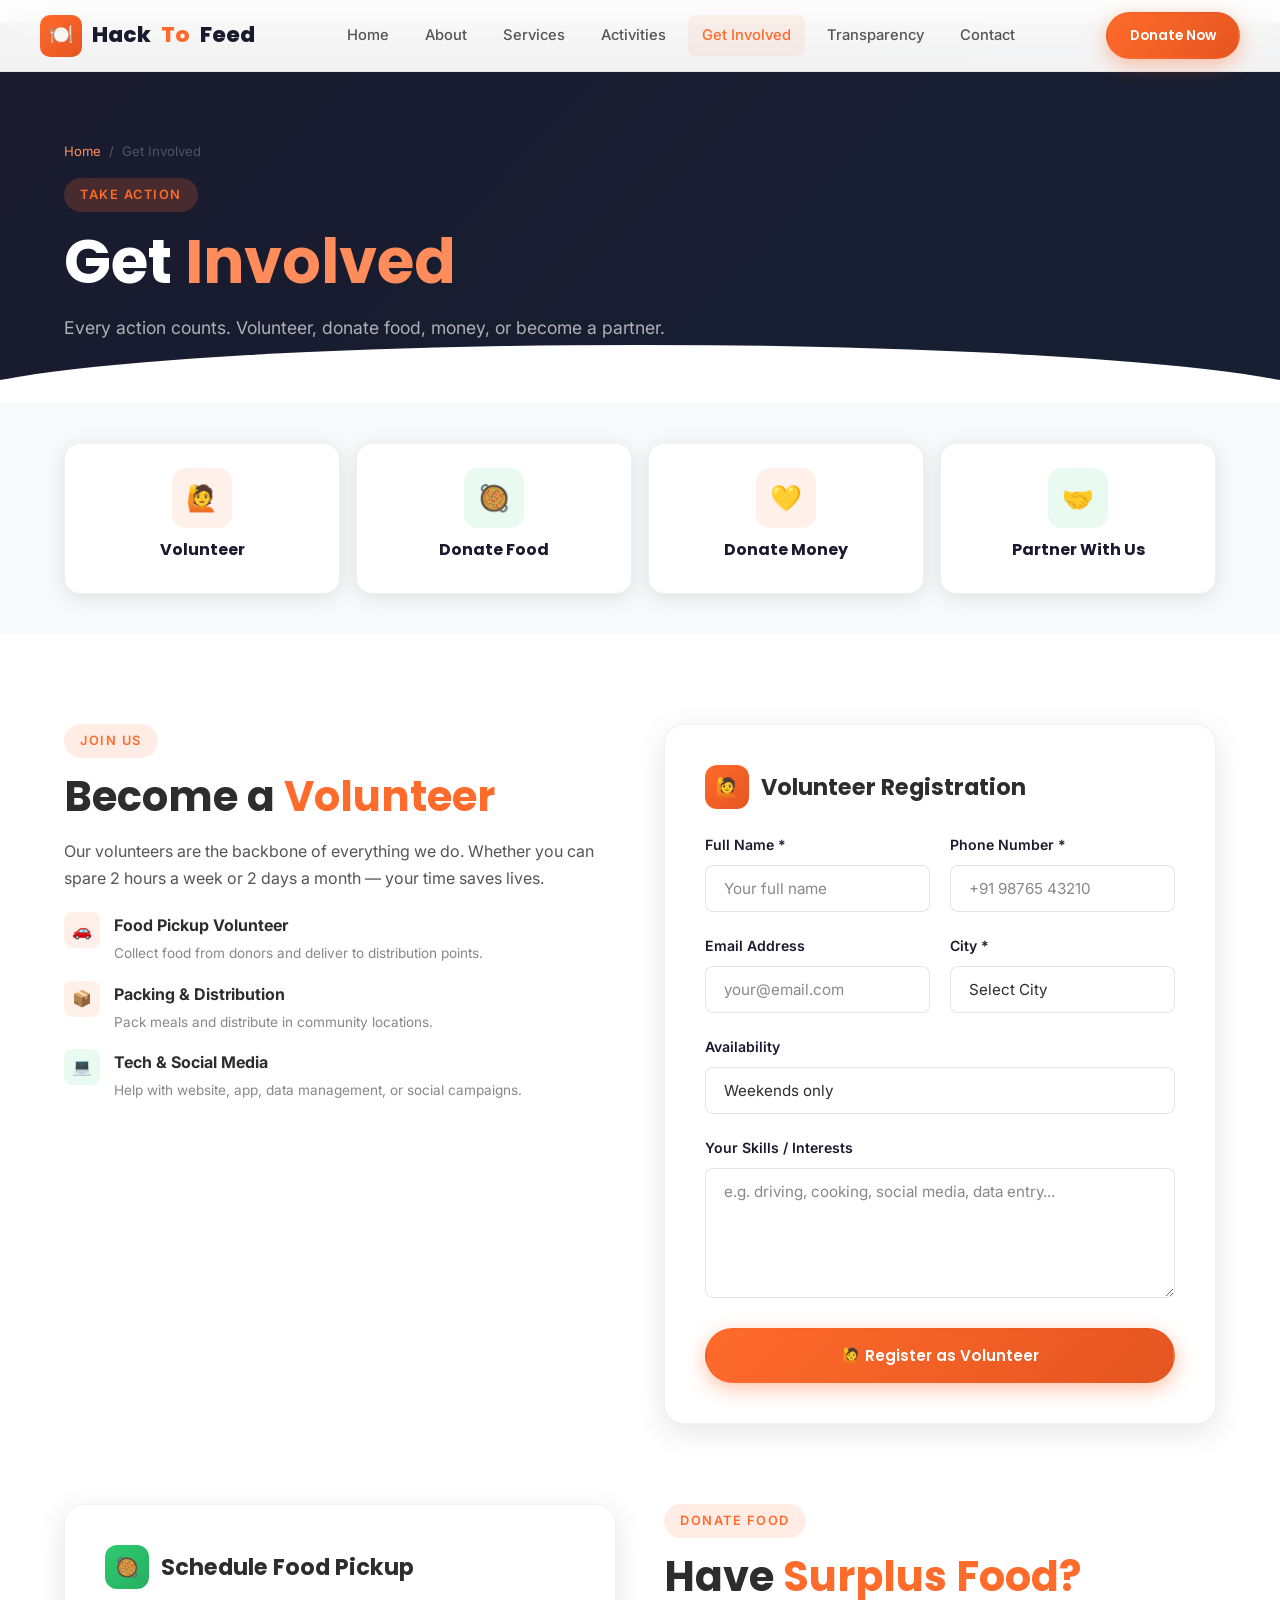
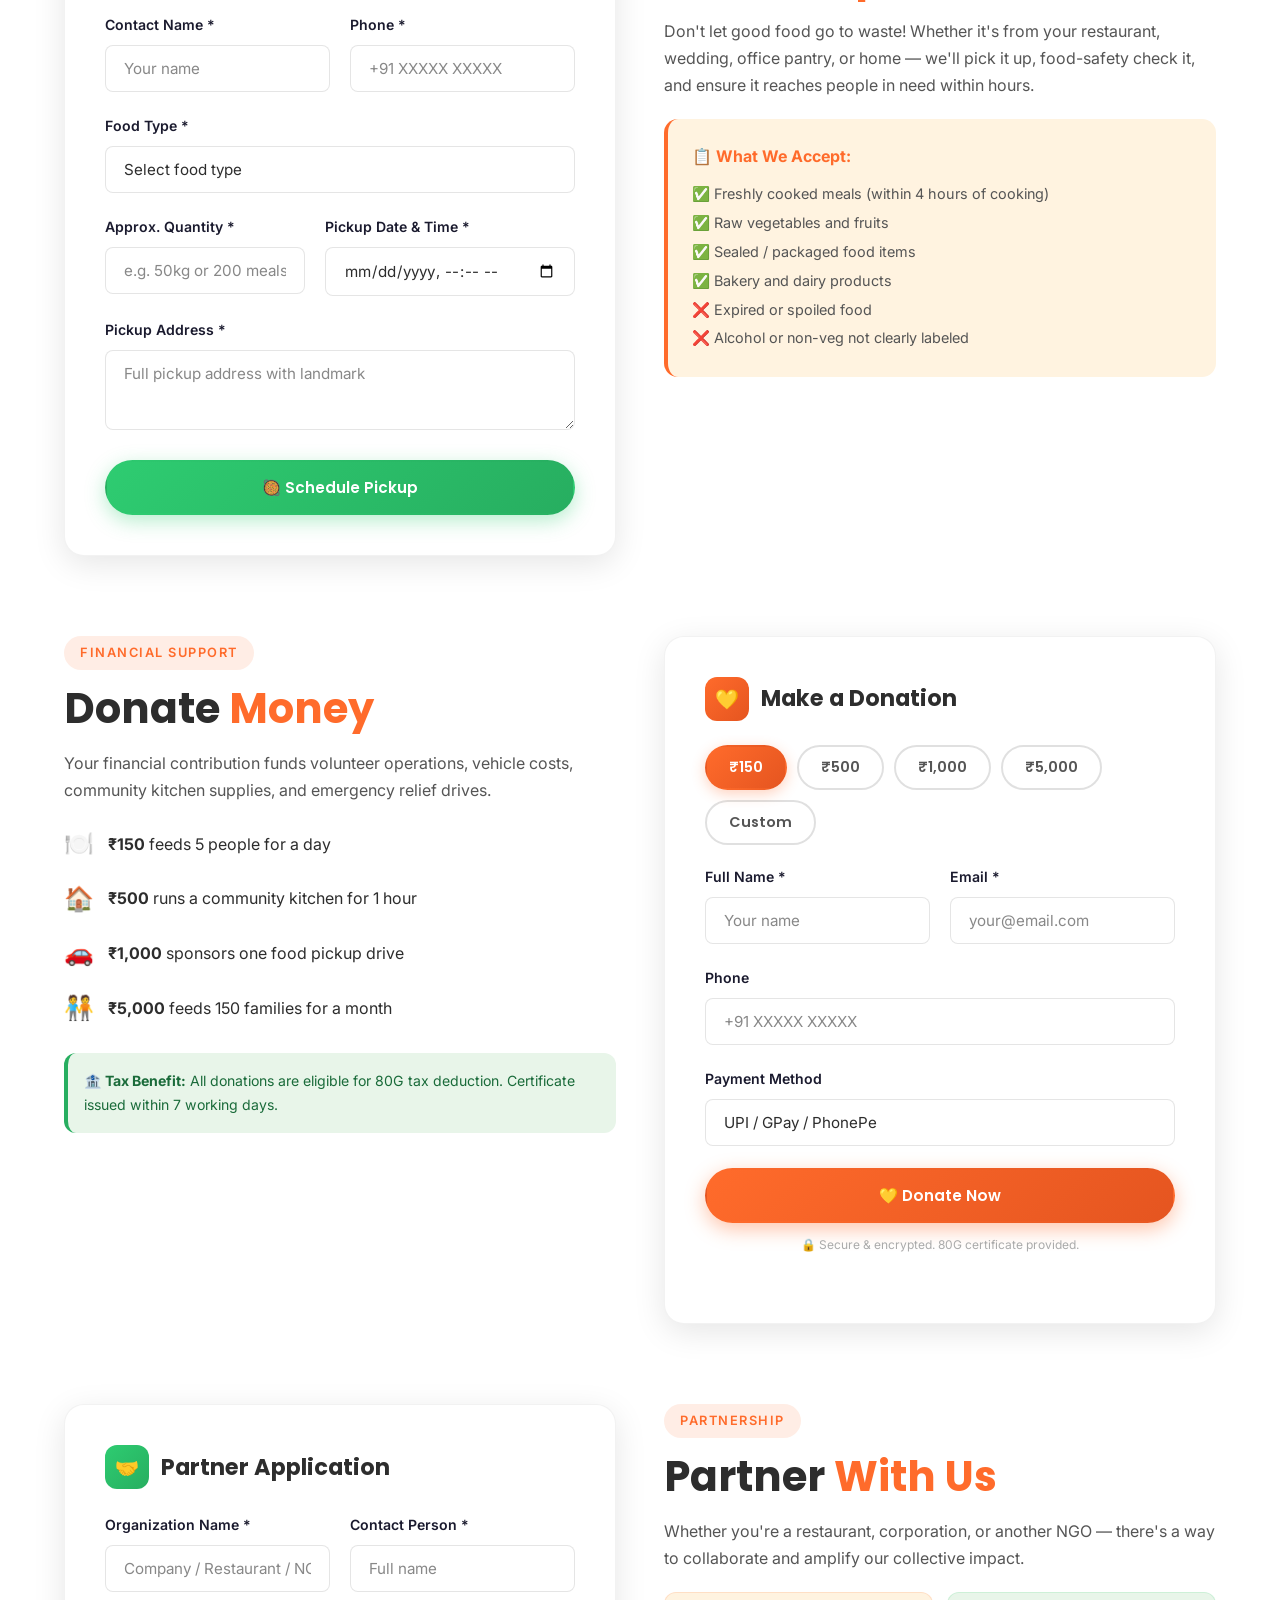
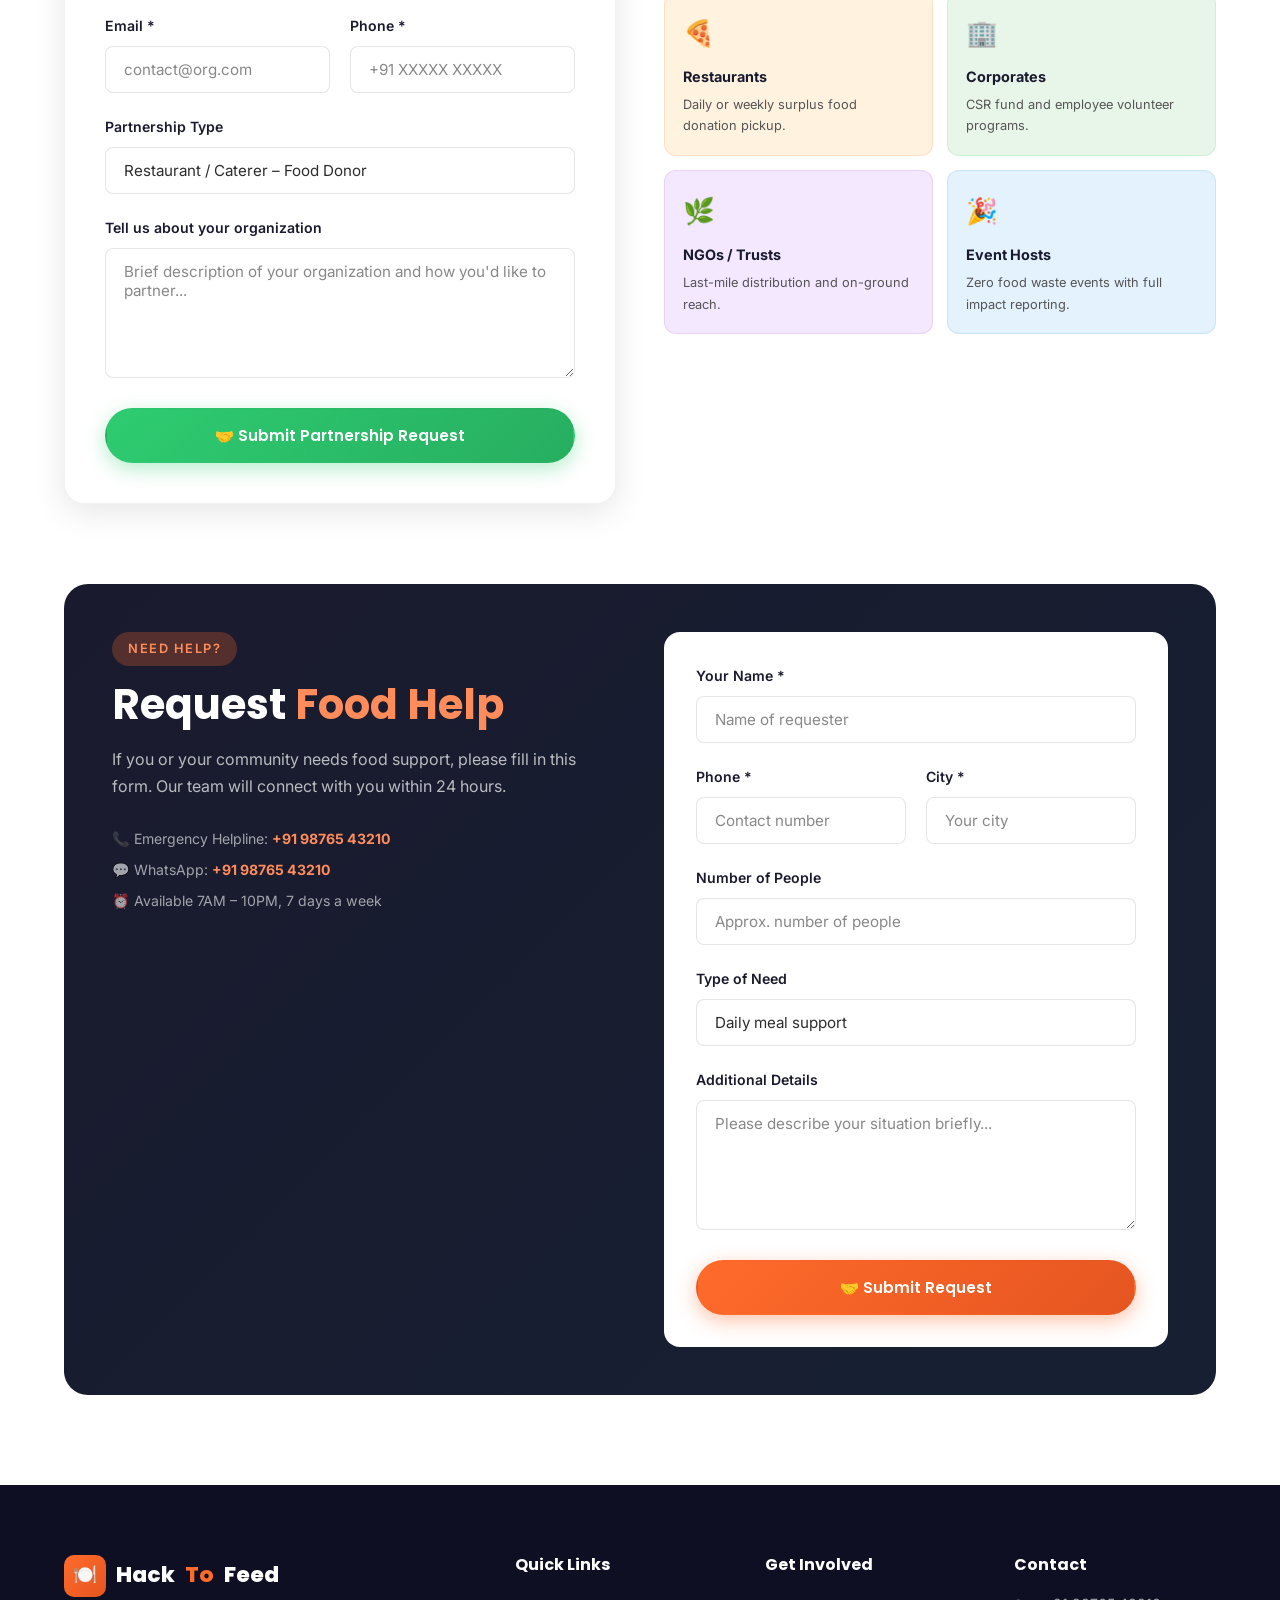
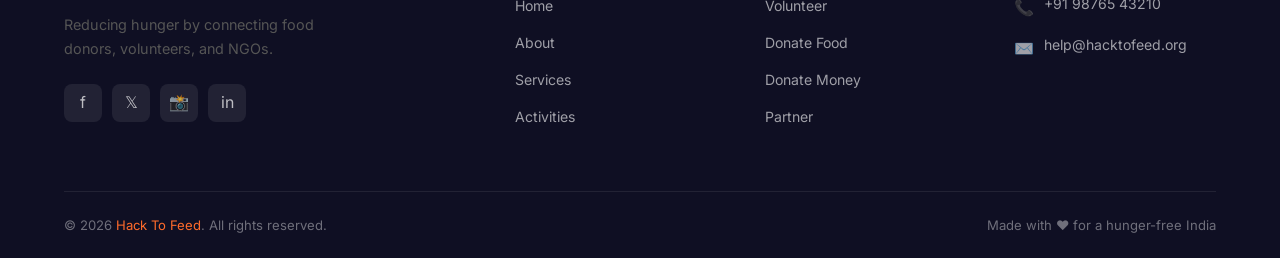
<file: pages/get-involved.html>
<!DOCTYPE html>
<html lang="en">
<head>
  <meta charset="UTF-8" /><meta name="viewport" content="width=device-width, initial-scale=1.0" />
  <title>Get Involved – Hack To Feed</title>
  <meta name="description" content="Volunteer, donate food, donate money, or partner with Hack To Feed to fight hunger in India." />
  <link rel="icon" href="data:image/svg+xml,<svg xmlns='http://www.w3.org/2000/svg' viewBox='0 0 100 100'><text y='0.9em' font-size='90'>🍽️</text></svg>" />
  <link rel="stylesheet" href="../assets/css/style.css" />
  <style>
    .involve-card { background:white; border-radius:20px; padding:40px; box-shadow:0 8px 32px rgba(0,0,0,0.10); border:1px solid rgba(0,0,0,0.05); }
    .involve-card h2 { margin-bottom:10px; }
    .involve-card p { margin-bottom:28px; }
    .donate-amounts { display:flex; gap:10px; flex-wrap:wrap; margin-bottom:20px; }
    .amount-btn { padding:10px 22px; border-radius:50px; border:2px solid rgba(0,0,0,0.12); background:transparent; font-family:'Poppins',sans-serif; font-weight:600; font-size:0.9rem; cursor:pointer; transition:all 0.3s; color:#555; }
    .amount-btn.selected, .amount-btn:hover { background:linear-gradient(135deg,#FF6B2B,#E55520); color:white; border-color:transparent; box-shadow:0 4px 14px rgba(255,107,43,0.3); }
    .section-anchor { scroll-margin-top: 90px; }
  </style>
</head>
<body>
<nav class="navbar" id="navbar">
  <a href="../index.html" class="nav-logo"><div class="logo-icon">🍽️</div>Hack<span>To</span>Feed</a>
  <div class="nav-links">
    <a href="../index.html">Home</a><a href="about.html">About</a><a href="services.html">Services</a>
    <a href="activities.html">Activities</a><a href="get-involved.html" class="active">Get Involved</a>
    <a href="transparency.html">Transparency</a><a href="contact.html">Contact</a>
  </div>
  <div class="nav-cta"><a href="#donate" class="btn btn-primary btn-sm">Donate Now</a></div>
  <button class="hamburger" id="hamburger"><span></span><span></span><span></span></button>
</nav>
<div class="mobile-menu" id="mobileMenu">
  <a href="../index.html">Home</a><a href="about.html">About Us</a><a href="services.html">Services</a>
  <a href="activities.html">Activities</a><a href="get-involved.html">Get Involved</a>
  <a href="transparency.html">Transparency</a><a href="contact.html">Contact</a>
  <a href="#donate" class="btn btn-primary">Donate Now</a>
</div>

<section class="page-banner">
  <div class="container">
    <div class="breadcrumb"><a href="../index.html">Home</a><span>/</span><span>Get Involved</span></div>
    <div class="badge">Take Action</div>
    <h1>Get <span style="color:#FF8C5A;">Involved</span></h1>
    <p>Every action counts. Volunteer, donate food, money, or become a partner.</p>
  </div>
</section>

<!-- QUICK LINKS -->
<section style="padding:40px 0;background:#f8f9fa;">
  <div class="container">
    <div style="display:grid;grid-template-columns:repeat(4,1fr);gap:16px;">
      <a href="#volunteer" class="service-card" style="text-align:center;padding:24px 16px;text-decoration:none;display:block;">
        <div class="service-icon" style="margin:0 auto 12px;">🙋</div>
        <h3 style="font-size:1rem;">Volunteer</h3>
      </a>
      <a href="#donate-food" class="service-card" style="text-align:center;padding:24px 16px;text-decoration:none;display:block;">
        <div class="service-icon green" style="margin:0 auto 12px;">🥘</div>
        <h3 style="font-size:1rem;">Donate Food</h3>
      </a>
      <a href="#donate" class="service-card" style="text-align:center;padding:24px 16px;text-decoration:none;display:block;">
        <div class="service-icon" style="margin:0 auto 12px;">💛</div>
        <h3 style="font-size:1rem;">Donate Money</h3>
      </a>
      <a href="#partner" class="service-card" style="text-align:center;padding:24px 16px;text-decoration:none;display:block;">
        <div class="service-icon green" style="margin:0 auto 12px;">🤝</div>
        <h3 style="font-size:1rem;">Partner With Us</h3>
      </a>
    </div>
  </div>
</section>

<section class="section">
  <div class="container" style="display:flex;flex-direction:column;gap:80px;">

    <!-- VOLUNTEER -->
    <div id="volunteer" class="section-anchor" style="display:grid;grid-template-columns:1fr 1fr;gap:48px;align-items:start;">
      <div class="fade-in-left">
        <div class="badge">Join Us</div>
        <h2 style="margin-bottom:16px;">Become a <span class="text-orange">Volunteer</span></h2>
        <p style="margin-bottom:20px;">Our volunteers are the backbone of everything we do. Whether you can spare 2 hours a week or 2 days a month — your time saves lives.</p>
        <div style="display:flex;flex-direction:column;gap:14px;">
          <div style="display:flex;gap:14px;align-items:flex-start;">
            <div style="width:36px;height:36px;border-radius:8px;background:rgba(255,107,43,0.1);display:flex;align-items:center;justify-content:center;flex-shrink:0;">🚗</div>
            <div><strong>Food Pickup Volunteer</strong><br><span style="font-size:0.85rem;color:#888;">Collect food from donors and deliver to distribution points.</span></div>
          </div>
          <div style="display:flex;gap:14px;align-items:flex-start;">
            <div style="width:36px;height:36px;border-radius:8px;background:rgba(255,107,43,0.1);display:flex;align-items:center;justify-content:center;flex-shrink:0;">📦</div>
            <div><strong>Packing & Distribution</strong><br><span style="font-size:0.85rem;color:#888;">Pack meals and distribute in community locations.</span></div>
          </div>
          <div style="display:flex;gap:14px;align-items:flex-start;">
            <div style="width:36px;height:36px;border-radius:8px;background:rgba(46,204,113,0.1);display:flex;align-items:center;justify-content:center;flex-shrink:0;">💻</div>
            <div><strong>Tech & Social Media</strong><br><span style="font-size:0.85rem;color:#888;">Help with website, app, data management, or social campaigns.</span></div>
          </div>
        </div>
      </div>
      <div class="involve-card fade-in-right">
        <div style="display:flex;gap:12px;align-items:center;margin-bottom:24px;">
          <div style="width:44px;height:44px;border-radius:12px;background:linear-gradient(135deg,#FF6B2B,#E55520);display:flex;align-items:center;justify-content:center;font-size:1.2rem;">🙋</div>
          <h2 style="font-size:1.4rem;margin:0;">Volunteer Registration</h2>
        </div>
        <form data-form="volunteer" id="volunteerForm">
          <div class="form-row">
            <div class="form-group"><label>Full Name *</label><input class="form-control" type="text" placeholder="Your full name" required id="vol-name" /></div>
            <div class="form-group"><label>Phone Number *</label><input class="form-control" type="tel" placeholder="+91 98765 43210" required id="vol-phone" /></div>
          </div>
          <div class="form-row">
            <div class="form-group"><label>Email Address</label><input class="form-control" type="email" placeholder="your@email.com" id="vol-email" /></div>
            <div class="form-group"><label>City *</label>
              <select class="form-control" required id="vol-city">
                <option value="">Select City</option><option>Hyderabad</option><option>Secunderabad</option>
                <option>Warangal</option><option>Vijayawada</option><option>Karimnagar</option><option>Other</option>
              </select>
            </div>
          </div>
          <div class="form-group"><label>Availability</label>
            <select class="form-control" id="vol-availability">
              <option>Weekends only</option><option>Weekdays – Morning</option>
              <option>Weekdays – Evening</option><option>Flexible / Anytime</option>
            </select>
          </div>
          <div class="form-group"><label>Your Skills / Interests</label>
            <textarea class="form-control" placeholder="e.g. driving, cooking, social media, data entry..." id="vol-skills"></textarea>
          </div>
          <button type="submit" class="btn btn-primary" style="width:100%;justify-content:center;" id="vol-submit">🙋 Register as Volunteer</button>
        </form>
      </div>
    </div>

    <!-- DONATE FOOD -->
    <div id="donate-food" class="section-anchor" style="display:grid;grid-template-columns:1fr 1fr;gap:48px;align-items:start;">
      <div class="involve-card fade-in-left" style="order:0;">
        <div style="display:flex;gap:12px;align-items:center;margin-bottom:24px;">
          <div style="width:44px;height:44px;border-radius:12px;background:linear-gradient(135deg,#2ECC71,#27AE60);display:flex;align-items:center;justify-content:center;font-size:1.2rem;">🥘</div>
          <h2 style="font-size:1.4rem;margin:0;">Schedule Food Pickup</h2>
        </div>
        <form data-form="donate-food" id="donateFoodForm">
          <div class="form-row">
            <div class="form-group"><label>Contact Name *</label><input class="form-control" type="text" placeholder="Your name" required id="df-name" /></div>
            <div class="form-group"><label>Phone *</label><input class="form-control" type="tel" placeholder="+91 XXXXX XXXXX" required id="df-phone" /></div>
          </div>
          <div class="form-group"><label>Food Type *</label>
            <select class="form-control" required id="df-type">
              <option value="">Select food type</option><option>Cooked Meals</option><option>Raw Vegetables / Fruits</option>
              <option>Packaged Food</option><option>Bakery Items</option><option>Sweets / Desserts</option><option>Mixed</option>
            </select>
          </div>
          <div class="form-row">
            <div class="form-group"><label>Approx. Quantity *</label><input class="form-control" type="text" placeholder="e.g. 50kg or 200 meals" required id="df-qty" /></div>
            <div class="form-group"><label>Pickup Date & Time *</label><input class="form-control" type="datetime-local" required id="df-datetime" /></div>
          </div>
          <div class="form-group"><label>Pickup Address *</label><textarea class="form-control" placeholder="Full pickup address with landmark" required id="df-address" style="min-height:80px;"></textarea></div>
          <button type="submit" class="btn btn-green" style="width:100%;justify-content:center;" id="df-submit">🥘 Schedule Pickup</button>
        </form>
      </div>
      <div class="fade-in-right">
        <div class="badge">Donate Food</div>
        <h2 style="margin-bottom:16px;">Have <span class="text-orange">Surplus Food?</span></h2>
        <p style="margin-bottom:20px;">Don't let good food go to waste! Whether it's from your restaurant, wedding, office pantry, or home — we'll pick it up, food-safety check it, and ensure it reaches people in need within hours.</p>
        <div style="background:#fff3e0;border-radius:14px;padding:24px;border-left:4px solid #FF6B2B;">
          <strong style="color:#FF6B2B;display:block;margin-bottom:10px;">📋 What We Accept:</strong>
          <ul style="font-size:0.9rem;color:#555;line-height:2;">
            <li>✅ Freshly cooked meals (within 4 hours of cooking)</li>
            <li>✅ Raw vegetables and fruits</li>
            <li>✅ Sealed / packaged food items</li>
            <li>✅ Bakery and dairy products</li>
            <li>❌ Expired or spoiled food</li>
            <li>❌ Alcohol or non-veg not clearly labeled</li>
          </ul>
        </div>
      </div>
    </div>

    <!-- DONATE MONEY -->
    <div id="donate" class="section-anchor" style="display:grid;grid-template-columns:1fr 1fr;gap:48px;align-items:start;">
      <div class="fade-in-left">
        <div class="badge">Financial Support</div>
        <h2 style="margin-bottom:16px;">Donate <span class="text-orange">Money</span></h2>
        <p style="margin-bottom:20px;">Your financial contribution funds volunteer operations, vehicle costs, community kitchen supplies, and emergency relief drives.</p>
        <div style="display:flex;flex-direction:column;gap:14px;">
          <div style="display:flex;gap:14px;align-items:center;">
            <div style="font-size:1.5rem;">🍽️</div>
            <div><strong>₹150</strong> feeds 5 people for a day</div>
          </div>
          <div style="display:flex;gap:14px;align-items:center;">
            <div style="font-size:1.5rem;">🏠</div>
            <div><strong>₹500</strong> runs a community kitchen for 1 hour</div>
          </div>
          <div style="display:flex;gap:14px;align-items:center;">
            <div style="font-size:1.5rem;">🚗</div>
            <div><strong>₹1,000</strong> sponsors one food pickup drive</div>
          </div>
          <div style="display:flex;gap:14px;align-items:center;">
            <div style="font-size:1.5rem;">🧑‍🤝‍🧑</div>
            <div><strong>₹5,000</strong> feeds 150 families for a month</div>
          </div>
        </div>
        <div style="margin-top:24px;padding:16px;background:#e8f5e9;border-radius:12px;border-left:4px solid #27AE60;font-size:0.88rem;color:#1A6B3A;">
          <strong>🏦 Tax Benefit:</strong> All donations are eligible for 80G tax deduction. Certificate issued within 7 working days.
        </div>
      </div>
      <div class="involve-card fade-in-right">
        <div style="display:flex;gap:12px;align-items:center;margin-bottom:24px;">
          <div style="width:44px;height:44px;border-radius:12px;background:linear-gradient(135deg,#FF6B2B,#E55520);display:flex;align-items:center;justify-content:center;font-size:1.2rem;">💛</div>
          <h2 style="font-size:1.4rem;margin:0;">Make a Donation</h2>
        </div>
        <div class="donate-amounts">
          <button class="amount-btn selected" id="amt-150" onclick="selectAmount(this,'150')">₹150</button>
          <button class="amount-btn" id="amt-500" onclick="selectAmount(this,'500')">₹500</button>
          <button class="amount-btn" id="amt-1000" onclick="selectAmount(this,'1000')">₹1,000</button>
          <button class="amount-btn" id="amt-5000" onclick="selectAmount(this,'5000')">₹5,000</button>
          <button class="amount-btn" id="amt-custom" onclick="selectAmount(this,'custom')">Custom</button>
        </div>
        <form data-form="donate" id="donateForm">
          <div id="customAmountWrap" style="display:none;"><div class="form-group"><label>Enter Amount (₹)</label><input class="form-control" type="number" id="customAmount" placeholder="Enter amount" min="50" /></div></div>
          <div class="form-row">
            <div class="form-group"><label>Full Name *</label><input class="form-control" type="text" required id="dn-name" placeholder="Your name" /></div>
            <div class="form-group"><label>Email *</label><input class="form-control" type="email" required id="dn-email" placeholder="your@email.com" /></div>
          </div>
          <div class="form-group"><label>Phone</label><input class="form-control" type="tel" id="dn-phone" placeholder="+91 XXXXX XXXXX" /></div>
          <div class="form-group"><label>Payment Method</label>
            <select class="form-control" id="dn-pay">
              <option>UPI / GPay / PhonePe</option><option>Net Banking</option><option>Debit / Credit Card</option><option>Cheque</option>
            </select>
          </div>
          <button type="submit" class="btn btn-primary" style="width:100%;justify-content:center;" id="dn-submit">💛 Donate Now</button>
          <p style="font-size:0.75rem;text-align:center;margin-top:12px;color:#aaa;">🔒 Secure &amp; encrypted. 80G certificate provided.</p>
        </form>
      </div>
    </div>

    <!-- PARTNER -->
    <div id="partner" class="section-anchor" style="display:grid;grid-template-columns:1fr 1fr;gap:48px;align-items:start;">
      <div class="involve-card fade-in-left">
        <div style="display:flex;gap:12px;align-items:center;margin-bottom:24px;">
          <div style="width:44px;height:44px;border-radius:12px;background:linear-gradient(135deg,#2ECC71,#27AE60);display:flex;align-items:center;justify-content:center;font-size:1.2rem;">🤝</div>
          <h2 style="font-size:1.4rem;margin:0;">Partner Application</h2>
        </div>
        <form data-form="partner" id="partnerForm">
          <div class="form-row">
            <div class="form-group"><label>Organization Name *</label><input class="form-control" type="text" required id="pt-org" placeholder="Company / Restaurant / NGO" /></div>
            <div class="form-group"><label>Contact Person *</label><input class="form-control" type="text" required id="pt-contact" placeholder="Full name" /></div>
          </div>
          <div class="form-row">
            <div class="form-group"><label>Email *</label><input class="form-control" type="email" required id="pt-email" placeholder="contact@org.com" /></div>
            <div class="form-group"><label>Phone *</label><input class="form-control" type="tel" required id="pt-phone" placeholder="+91 XXXXX XXXXX" /></div>
          </div>
          <div class="form-group"><label>Partnership Type</label>
            <select class="form-control" id="pt-type">
              <option>Restaurant / Caterer – Food Donor</option><option>Corporate – CSR Partner</option>
              <option>NGO / Trust – Mission Partner</option><option>Event Organizer</option><option>Other</option>
            </select>
          </div>
          <div class="form-group"><label>Tell us about your organization</label>
            <textarea class="form-control" id="pt-about" placeholder="Brief description of your organization and how you'd like to partner..."></textarea>
          </div>
          <button type="submit" class="btn btn-green" style="width:100%;justify-content:center;" id="pt-submit">🤝 Submit Partnership Request</button>
        </form>
      </div>
      <div class="fade-in-right">
        <div class="badge">Partnership</div>
        <h2 style="margin-bottom:16px;">Partner <span class="text-orange">With Us</span></h2>
        <p style="margin-bottom:20px;">Whether you're a restaurant, corporation, or another NGO — there's a way to collaborate and amplify our collective impact.</p>
        <div style="display:grid;grid-template-columns:1fr 1fr;gap:14px;">
          <div style="background:#fff3e0;border-radius:12px;padding:18px;border:1px solid rgba(255,107,43,0.15);">
            <div style="font-size:1.6rem;margin-bottom:8px;">🍕</div>
            <strong style="font-size:0.9rem;color:#1A1A2E;">Restaurants</strong>
            <p style="font-size:0.8rem;margin-top:4px;">Daily or weekly surplus food donation pickup.</p>
          </div>
          <div style="background:#e8f5e9;border-radius:12px;padding:18px;border:1px solid rgba(46,204,113,0.15);">
            <div style="font-size:1.6rem;margin-bottom:8px;">🏢</div>
            <strong style="font-size:0.9rem;color:#1A1A2E;">Corporates</strong>
            <p style="font-size:0.8rem;margin-top:4px;">CSR fund and employee volunteer programs.</p>
          </div>
          <div style="background:#f3e8ff;border-radius:12px;padding:18px;border:1px solid rgba(155,89,182,0.15);">
            <div style="font-size:1.6rem;margin-bottom:8px;">🌿</div>
            <strong style="font-size:0.9rem;color:#1A1A2E;">NGOs / Trusts</strong>
            <p style="font-size:0.8rem;margin-top:4px;">Last-mile distribution and on-ground reach.</p>
          </div>
          <div style="background:#e3f2fd;border-radius:12px;padding:18px;border:1px solid rgba(52,152,219,0.15);">
            <div style="font-size:1.6rem;margin-bottom:8px;">🎉</div>
            <strong style="font-size:0.9rem;color:#1A1A2E;">Event Hosts</strong>
            <p style="font-size:0.8rem;margin-top:4px;">Zero food waste events with full impact reporting.</p>
          </div>
        </div>
      </div>
    </div>

    <!-- REQUEST HELP -->
    <div id="request-help" class="section-anchor">
      <div style="background:linear-gradient(135deg,#1A1A2E,#162032);border-radius:24px;padding:48px;display:grid;grid-template-columns:1fr 1fr;gap:48px;align-items:start;">
        <div style="color:white;">
          <div class="badge" style="background:rgba(255,107,43,0.25);color:#FF8C5A;">Need Help?</div>
          <h2 style="color:white;margin-bottom:16px;">Request <span style="color:#FF8C5A;">Food Help</span></h2>
          <p style="color:rgba(255,255,255,0.7);margin-bottom:24px;">If you or your community needs food support, please fill in this form. Our team will connect with you within 24 hours.</p>
          <div style="color:rgba(255,255,255,0.6);font-size:0.88rem;line-height:2.2;">
            <div>📞 Emergency Helpline: <strong style="color:#FF8C5A;">+91 98765 43210</strong></div>
            <div>💬 WhatsApp: <strong style="color:#FF8C5A;">+91 98765 43210</strong></div>
            <div>⏰ Available 7AM – 10PM, 7 days a week</div>
          </div>
        </div>
        <div style="background:white;border-radius:16px;padding:32px;">
          <form data-form="request" id="requestForm">
            <div class="form-group"><label>Your Name *</label><input class="form-control" type="text" required id="req-name" placeholder="Name of requester" /></div>
            <div class="form-row">
              <div class="form-group"><label>Phone *</label><input class="form-control" type="tel" required id="req-phone" placeholder="Contact number" /></div>
              <div class="form-group"><label>City *</label><input class="form-control" type="text" required id="req-city" placeholder="Your city" /></div>
            </div>
            <div class="form-group"><label>Number of People</label><input class="form-control" type="number" id="req-people" placeholder="Approx. number of people" min="1" /></div>
            <div class="form-group"><label>Type of Need</label>
              <select class="form-control" id="req-need">
                <option>Daily meal support</option><option>Emergency food supply</option>
                <option>Children / school meals</option><option>Elderly care</option><option>Community shelter</option>
              </select>
            </div>
            <div class="form-group"><label>Additional Details</label><textarea class="form-control" id="req-details" placeholder="Please describe your situation briefly..."></textarea></div>
            <button type="submit" class="btn btn-primary" style="width:100%;justify-content:center;" id="req-submit">🤝 Submit Request</button>
          </form>
        </div>
      </div>
    </div>

  </div>
</section>

<footer class="footer"><div class="container">
  <div class="footer-grid">
    <div class="footer-brand"><a href="../index.html" class="nav-logo"><div class="logo-icon">🍽️</div>Hack<span>To</span>Feed</a>
    <p>Reducing hunger by connecting food donors, volunteers, and NGOs.</p>
    <div class="footer-social"><a href="#" class="social-link">f</a><a href="#" class="social-link">𝕏</a><a href="#" class="social-link">📸</a><a href="#" class="social-link">in</a></div></div>
    <div class="footer-col"><h4>Quick Links</h4><ul><li><a href="../index.html">Home</a></li><li><a href="about.html">About</a></li><li><a href="services.html">Services</a></li><li><a href="activities.html">Activities</a></li></ul></div>
    <div class="footer-col"><h4>Get Involved</h4><ul><li><a href="#volunteer">Volunteer</a></li><li><a href="#donate-food">Donate Food</a></li><li><a href="#donate">Donate Money</a></li><li><a href="#partner">Partner</a></li></ul></div>
    <div class="footer-col"><h4>Contact</h4>
      <div class="footer-contact-item"><span class="icon">📞</span><span>+91 98765 43210</span></div>
      <div class="footer-contact-item"><span class="icon">✉️</span><span>help@hacktofeed.org</span></div>
    </div>
  </div>
  <div class="footer-bottom"><p>© 2026 <a href="../index.html">Hack To Feed</a>. All rights reserved.</p><p>Made with ❤️ for a hunger-free India</p></div>
</div></footer>
<button id="backTop" style="position:fixed;bottom:80px;right:24px;width:44px;height:44px;border-radius:50%;background:linear-gradient(135deg,#FF6B2B,#E55520);color:white;border:none;font-size:1.2rem;cursor:pointer;box-shadow:0 4px 16px rgba(255,107,43,0.4);opacity:0;transition:opacity 0.3s;z-index:900;">↑</button>
<script src="../assets/js/main.js"></script>
<script>
  let selectedAmount = '150';
  function selectAmount(btn, val) {
    document.querySelectorAll('.amount-btn').forEach(b => b.classList.remove('selected'));
    btn.classList.add('selected');
    selectedAmount = val;
    document.getElementById('customAmountWrap').style.display = val === 'custom' ? 'block' : 'none';
  }
</script>
</body>
</html>
</file>
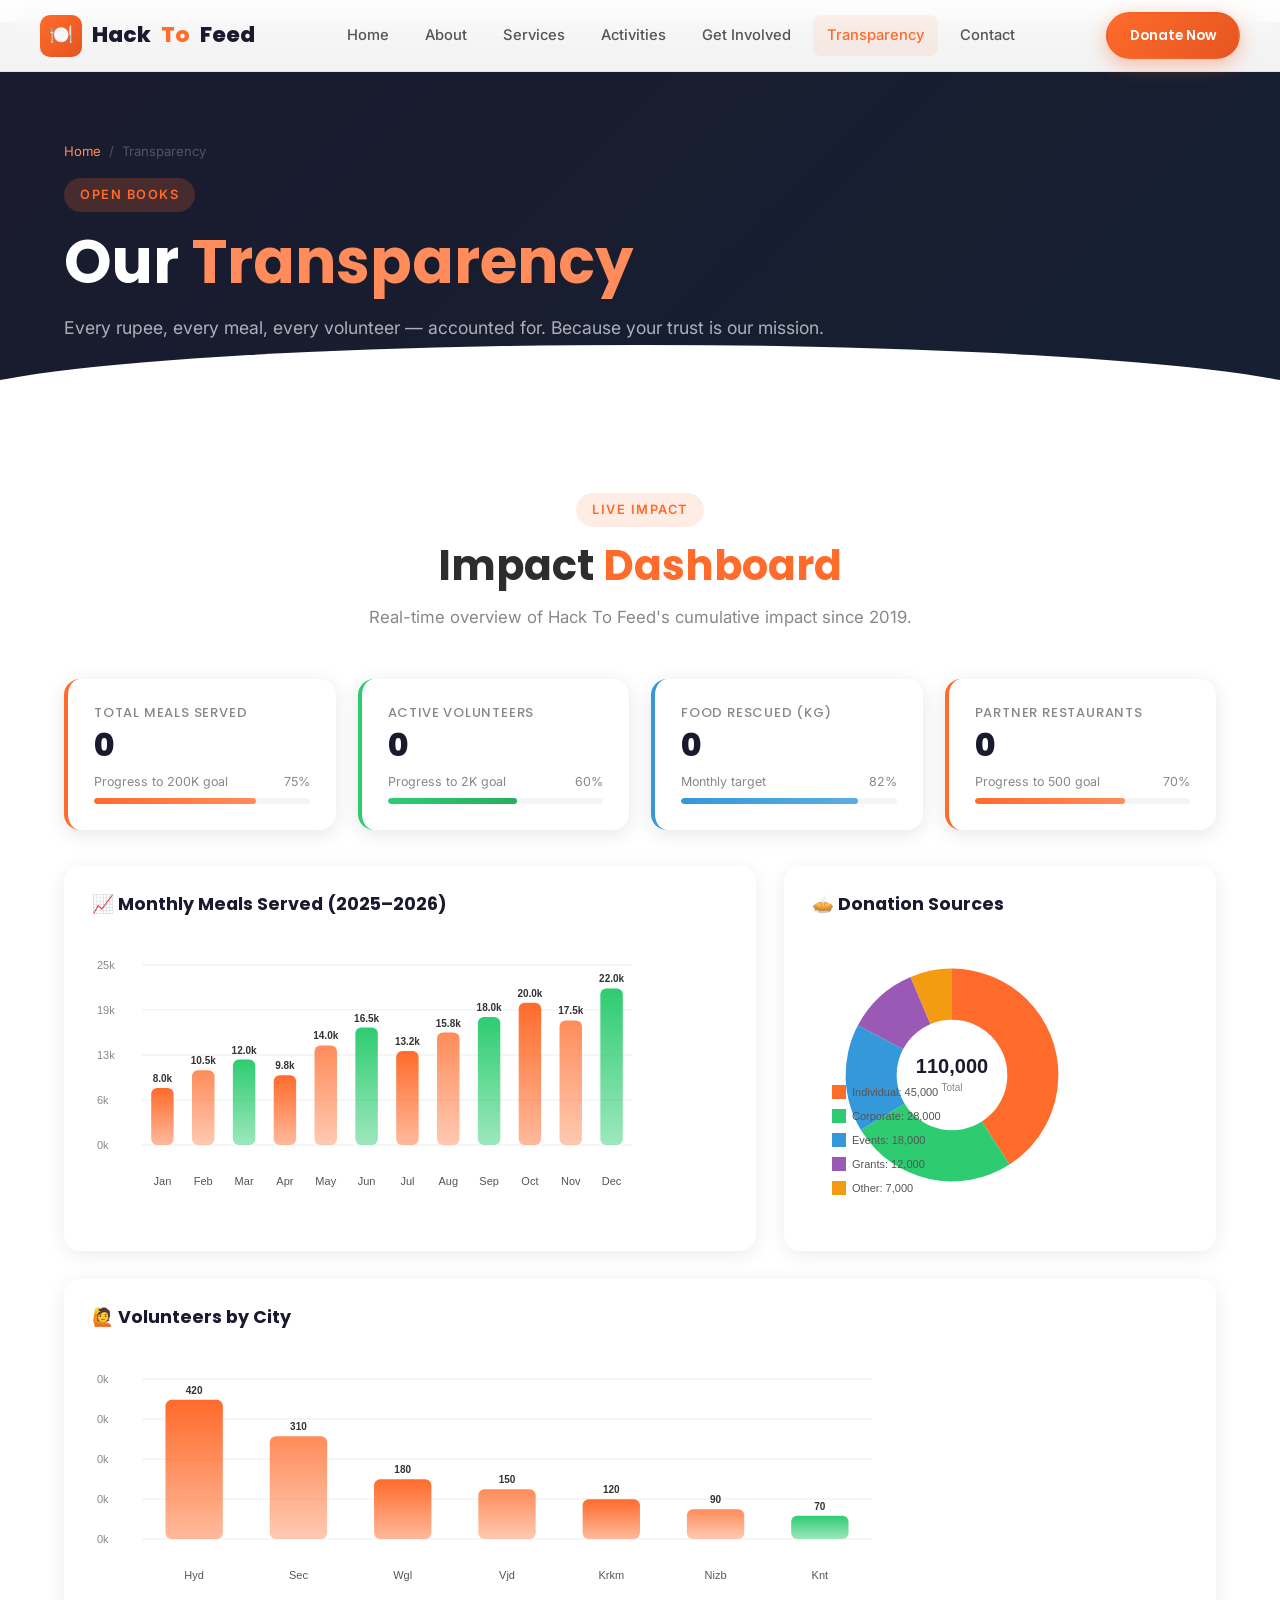
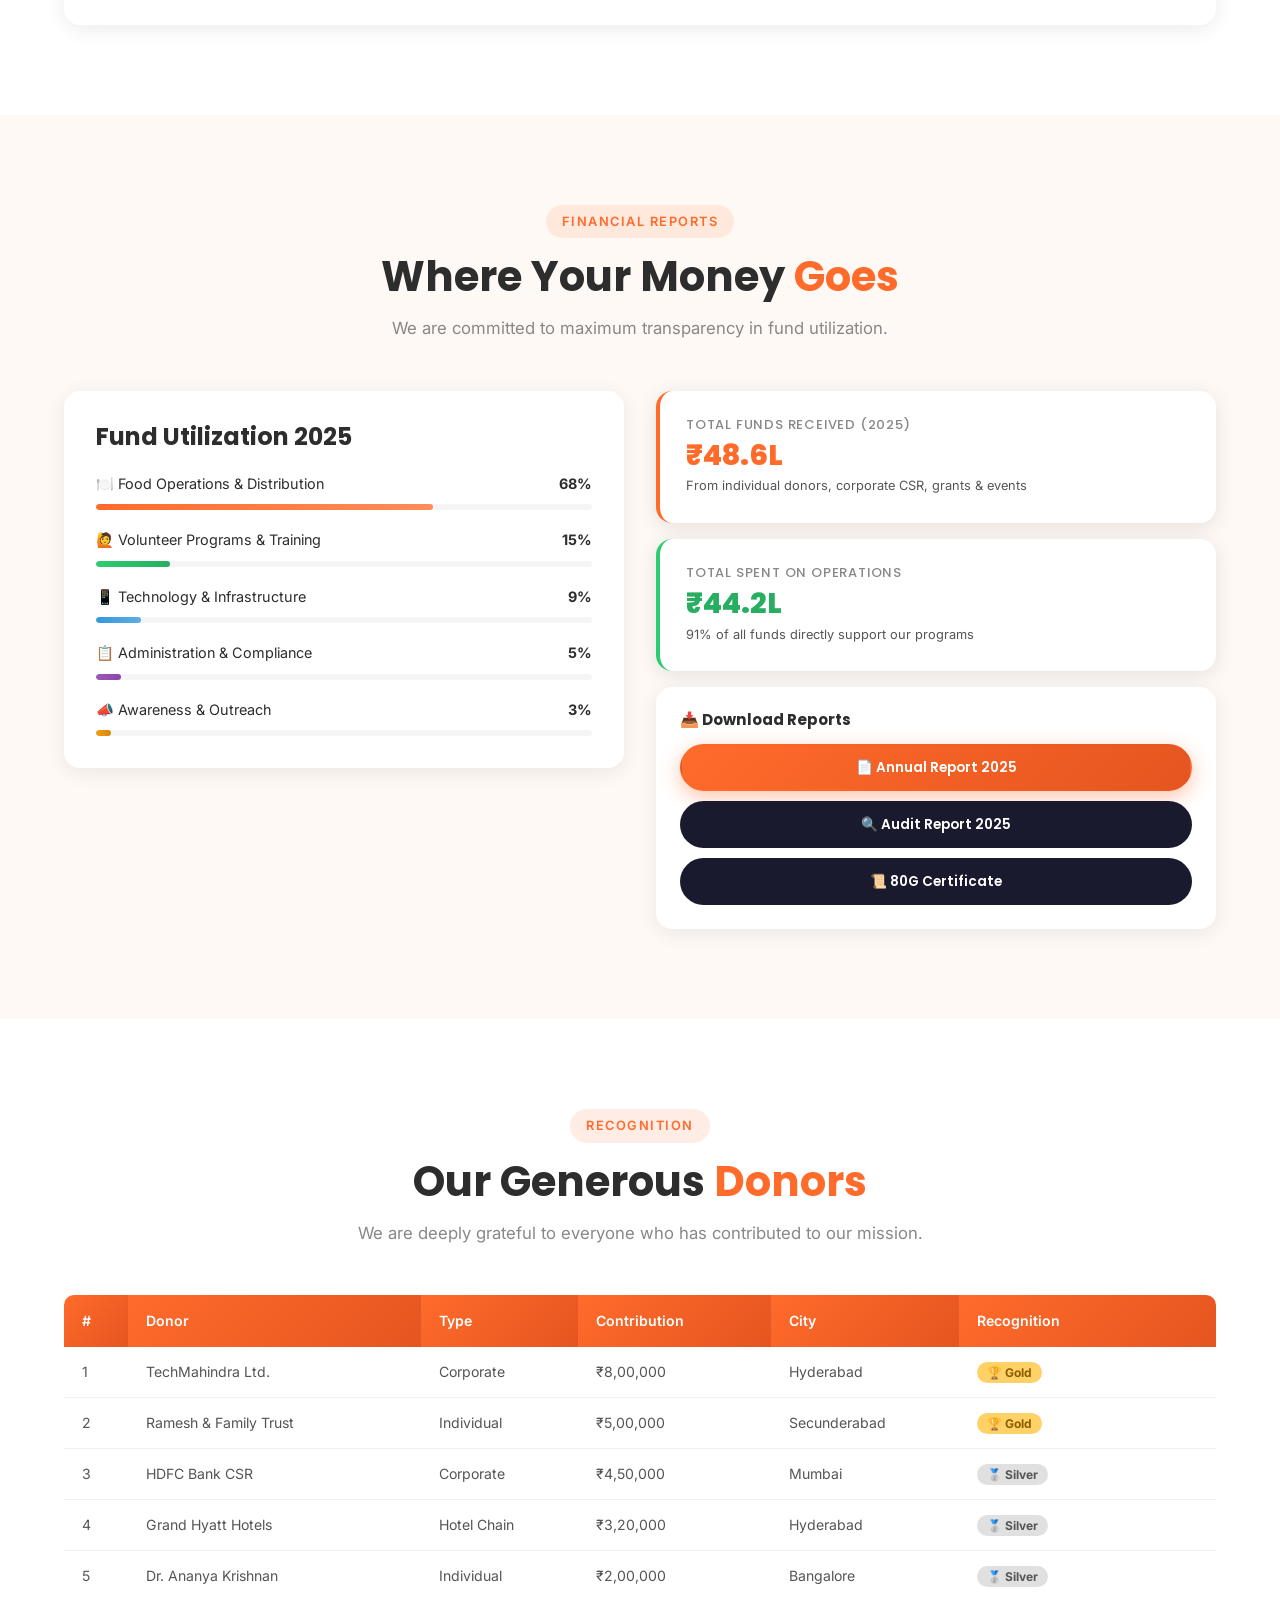
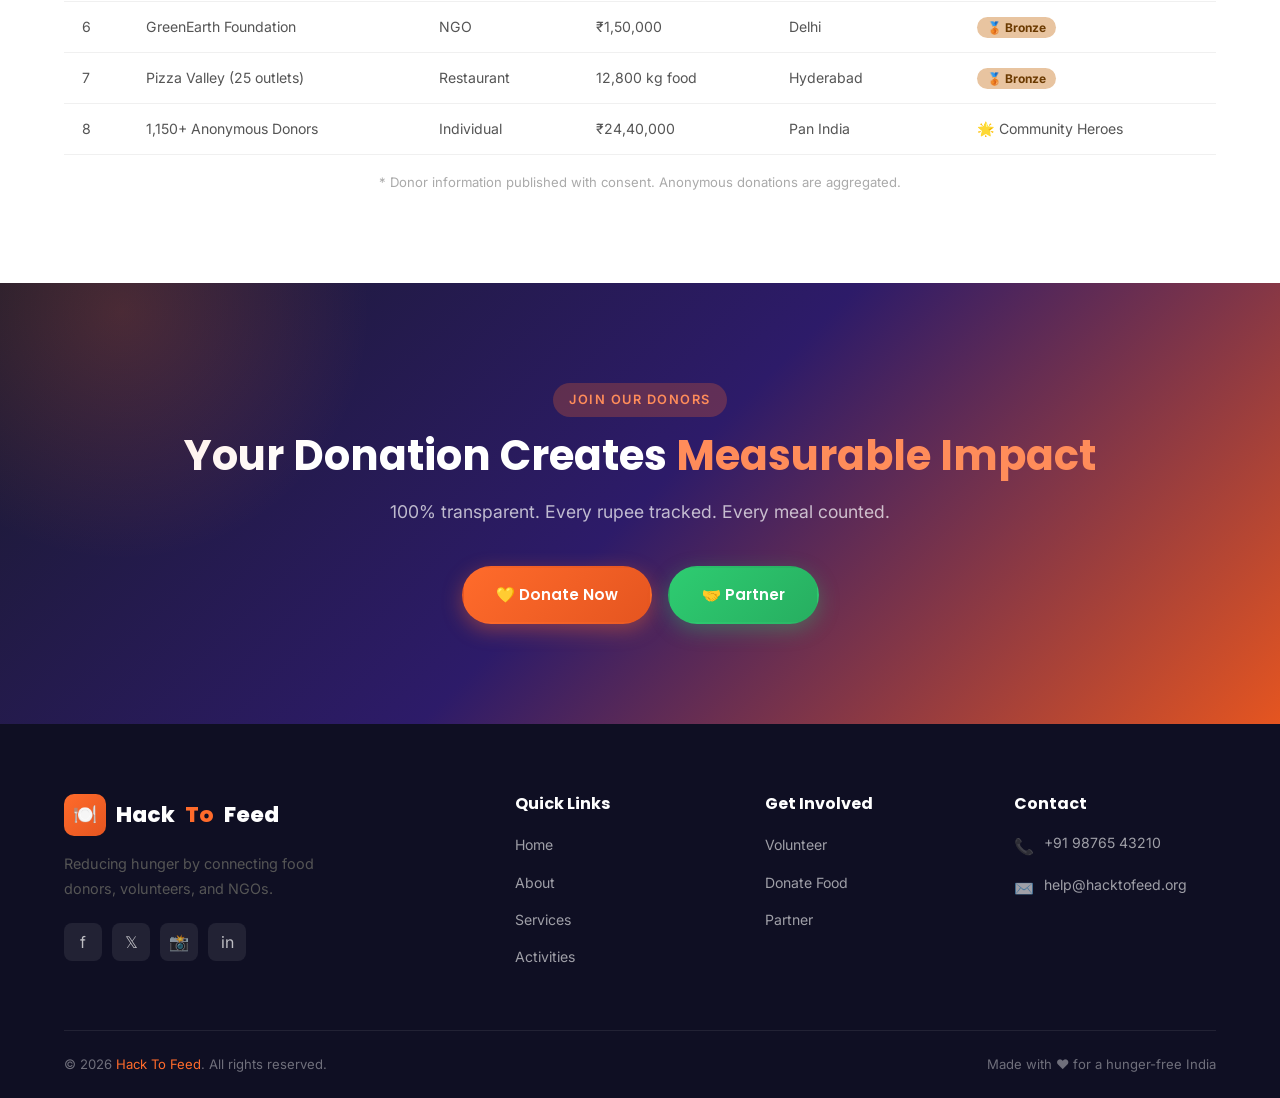
<file: pages/transparency.html>
<!DOCTYPE html>
<html lang="en">
<head>
  <meta charset="UTF-8" /><meta name="viewport" content="width=device-width, initial-scale=1.0" />
  <title>Transparency – Hack To Feed</title>
  <meta name="description" content="Hack To Feed's impact dashboard, financial reports, and donor recognition – full transparency in our operations." />
  <link rel="icon" href="data:image/svg+xml,<svg xmlns='http://www.w3.org/2000/svg' viewBox='0 0 100 100'><text y='0.9em' font-size='90'>🍽️</text></svg>" />
  <link rel="stylesheet" href="../assets/css/style.css" />
  <style>
    canvas { max-width:100%; border-radius:12px; }
    .chart-card { background:white; border-radius:16px; padding:28px; box-shadow:0 4px 20px rgba(0,0,0,0.08); }
    .chart-card h3 { margin-bottom:20px; font-size:1.1rem; color:#1A1A2E; }
    .donor-table { width:100%; border-collapse:collapse; }
    .donor-table th { background:linear-gradient(135deg,#FF6B2B,#E55520); color:white; padding:14px 18px; text-align:left; font-size:0.88rem; font-weight:600; }
    .donor-table th:first-child { border-radius:10px 0 0 0; }
    .donor-table th:last-child { border-radius:0 10px 0 0; }
    .donor-table td { padding:13px 18px; border-bottom:1px solid rgba(0,0,0,0.06); font-size:0.88rem; color:#555; }
    .donor-table tr:hover td { background:#fff9f5; }
    .badge-gold { background:#FFD166; color:#8B5E00; padding:3px 10px; border-radius:50px; font-size:0.75rem; font-weight:700; }
    .badge-silver { background:#E0E0E0; color:#555; padding:3px 10px; border-radius:50px; font-size:0.75rem; font-weight:700; }
    .badge-bronze { background:#E8C4A0; color:#6B3A00; padding:3px 10px; border-radius:50px; font-size:0.75rem; font-weight:700; }
  </style>
</head>
<body>
<nav class="navbar" id="navbar">
  <a href="../index.html" class="nav-logo"><div class="logo-icon">🍽️</div>Hack<span>To</span>Feed</a>
  <div class="nav-links">
    <a href="../index.html">Home</a><a href="about.html">About</a><a href="services.html">Services</a>
    <a href="activities.html">Activities</a><a href="get-involved.html">Get Involved</a>
    <a href="transparency.html" class="active">Transparency</a><a href="contact.html">Contact</a>
  </div>
  <div class="nav-cta"><a href="get-involved.html#donate" class="btn btn-primary btn-sm">Donate Now</a></div>
  <button class="hamburger" id="hamburger"><span></span><span></span><span></span></button>
</nav>
<div class="mobile-menu" id="mobileMenu">
  <a href="../index.html">Home</a><a href="about.html">About Us</a><a href="services.html">Services</a>
  <a href="activities.html">Activities</a><a href="get-involved.html">Get Involved</a>
  <a href="transparency.html">Transparency</a><a href="contact.html">Contact</a>
  <a href="get-involved.html#donate" class="btn btn-primary">Donate Now</a>
</div>

<section class="page-banner">
  <div class="container">
    <div class="breadcrumb"><a href="../index.html">Home</a><span>/</span><span>Transparency</span></div>
    <div class="badge">Open Books</div>
    <h1>Our <span style="color:#FF8C5A;">Transparency</span></h1>
    <p>Every rupee, every meal, every volunteer — accounted for. Because your trust is our mission.</p>
  </div>
</section>

<!-- IMPACT DASHBOARD -->
<section class="section">
  <div class="container">
    <div class="text-center fade-in">
      <div class="badge">Live Impact</div>
      <h2 class="section-title">Impact <span class="text-orange">Dashboard</span></h2>
      <p class="section-sub">Real-time overview of Hack To Feed's cumulative impact since 2019.</p>
    </div>

    <div class="dashboard-grid">
      <div class="dashboard-card fade-in">
        <h4>Total Meals Served</h4>
        <div class="big-num" data-target="150000" data-suffix="+" style="font-size:2rem;">0</div>
        <div class="progress-bar-wrap">
          <div class="progress-label"><span>Progress to 200K goal</span><span>75%</span></div>
          <div class="progress-bar"><div class="progress-fill" data-width="75%" style="width:0;"></div></div>
        </div>
      </div>
      <div class="dashboard-card green fade-in">
        <h4>Active Volunteers</h4>
        <div class="big-num" data-target="1200" data-suffix="+" style="font-size:2rem;">0</div>
        <div class="progress-bar-wrap">
          <div class="progress-label"><span>Progress to 2K goal</span><span>60%</span></div>
          <div class="progress-bar"><div class="progress-fill green" data-width="60%" style="width:0;"></div></div>
        </div>
      </div>
      <div class="dashboard-card blue fade-in">
        <h4>Food Rescued (kg)</h4>
        <div class="big-num" data-target="45000" data-suffix="kg" style="font-size:2rem;">0</div>
        <div class="progress-bar-wrap">
          <div class="progress-label"><span>Monthly target</span><span>82%</span></div>
          <div class="progress-bar"><div class="progress-fill" data-width="82%" style="width:0;background:linear-gradient(90deg,#3498DB,#5DADE2);"></div></div>
        </div>
      </div>
      <div class="dashboard-card fade-in">
        <h4>Partner Restaurants</h4>
        <div class="big-num" data-target="350" data-suffix="+" style="font-size:2rem;">0</div>
        <div class="progress-bar-wrap">
          <div class="progress-label"><span>Progress to 500 goal</span><span>70%</span></div>
          <div class="progress-bar"><div class="progress-fill" data-width="70%" style="width:0;"></div></div>
        </div>
      </div>
    </div>

    <!-- CHARTS -->
    <div style="display:grid;grid-template-columns:1.6fr 1fr;gap:28px;margin-top:28px;">
      <div class="chart-card fade-in">
        <h3>📈 Monthly Meals Served (2025–2026)</h3>
        <canvas id="mealsChart" width="560" height="260"></canvas>
      </div>
      <div class="chart-card fade-in">
        <h3>🥧 Donation Sources</h3>
        <canvas id="donorChart" width="280" height="280"></canvas>
      </div>
    </div>
    <div style="margin-top:28px;">
      <div class="chart-card fade-in">
        <h3>🙋 Volunteers by City</h3>
        <canvas id="volunteerChart" width="800" height="240"></canvas>
      </div>
    </div>
  </div>
</section>

<!-- FINANCIAL REPORTS -->
<section class="section section-alt">
  <div class="container">
    <div class="text-center fade-in">
      <div class="badge">Financial Reports</div>
      <h2 class="section-title">Where Your Money <span class="text-orange">Goes</span></h2>
      <p class="section-sub">We are committed to maximum transparency in fund utilization.</p>
    </div>
    <div style="display:grid;grid-template-columns:1fr 1fr;gap:32px;align-items:start;">
      <div class="fade-in-left">
        <div style="background:white;border-radius:16px;padding:32px;box-shadow:0 4px 20px rgba(0,0,0,0.08);">
          <h3 style="margin-bottom:20px;">Fund Utilization 2025</h3>
          <div style="display:flex;flex-direction:column;gap:18px;">
            <div>
              <div style="display:flex;justify-content:space-between;margin-bottom:8px;font-size:0.9rem;"><span>🍽️ Food Operations & Distribution</span><strong>68%</strong></div>
              <div class="progress-bar"><div class="progress-fill" data-width="68%" style="width:0;"></div></div>
            </div>
            <div>
              <div style="display:flex;justify-content:space-between;margin-bottom:8px;font-size:0.9rem;"><span>🙋 Volunteer Programs & Training</span><strong>15%</strong></div>
              <div class="progress-bar"><div class="progress-fill green" data-width="15%" style="width:0;"></div></div>
            </div>
            <div>
              <div style="display:flex;justify-content:space-between;margin-bottom:8px;font-size:0.9rem;"><span>📱 Technology & Infrastructure</span><strong>9%</strong></div>
              <div class="progress-bar"><div class="progress-fill" data-width="9%" style="width:0;background:linear-gradient(90deg,#3498DB,#5DADE2);"></div></div>
            </div>
            <div>
              <div style="display:flex;justify-content:space-between;margin-bottom:8px;font-size:0.9rem;"><span>📋 Administration & Compliance</span><strong>5%</strong></div>
              <div class="progress-bar"><div class="progress-fill" data-width="5%" style="width:0;background:linear-gradient(90deg,#9B59B6,#8E44AD);"></div></div>
            </div>
            <div>
              <div style="display:flex;justify-content:space-between;margin-bottom:8px;font-size:0.9rem;"><span>📣 Awareness & Outreach</span><strong>3%</strong></div>
              <div class="progress-bar"><div class="progress-fill" data-width="3%" style="width:0;background:linear-gradient(90deg,#F39C12,#D68910);"></div></div>
            </div>
          </div>
        </div>
      </div>
      <div class="fade-in-right">
        <div style="display:flex;flex-direction:column;gap:16px;">
          <div class="dashboard-card">
            <h4>Total Funds Received (2025)</h4>
            <div class="big-num" style="font-size:1.8rem;color:#FF6B2B;">₹48.6L</div>
            <p style="font-size:0.8rem;margin-top:6px;">From individual donors, corporate CSR, grants &amp; events</p>
          </div>
          <div class="dashboard-card green">
            <h4>Total Spent on Operations</h4>
            <div class="big-num" style="font-size:1.8rem;color:#27AE60;">₹44.2L</div>
            <p style="font-size:0.8rem;margin-top:6px;">91% of all funds directly support our programs</p>
          </div>
          <div style="background:white;border-radius:16px;padding:24px;box-shadow:0 4px 20px rgba(0,0,0,0.08);">
            <h4 style="font-family:'Poppins',sans-serif;font-size:0.95rem;margin-bottom:14px;">📥 Download Reports</h4>
            <div style="display:flex;flex-direction:column;gap:10px;">
              <a href="#" class="btn btn-primary btn-sm" style="justify-content:center;" id="dl-annual-2025">📄 Annual Report 2025</a>
              <a href="#" class="btn btn-dark btn-sm" style="justify-content:center;" id="dl-audit-2025">🔍 Audit Report 2025</a>
              <a href="#" class="btn btn-dark btn-sm" style="justify-content:center;" id="dl-80g">📜 80G Certificate</a>
            </div>
          </div>
        </div>
      </div>
    </div>
  </div>
</section>

<!-- DONOR RECOGNITION -->
<section class="section">
  <div class="container">
    <div class="text-center fade-in">
      <div class="badge">Recognition</div>
      <h2 class="section-title">Our Generous <span class="text-orange">Donors</span></h2>
      <p class="section-sub">We are deeply grateful to everyone who has contributed to our mission.</p>
    </div>
    <div style="overflow-x:auto;">
      <table class="donor-table fade-in">
        <thead>
          <tr><th>#</th><th>Donor</th><th>Type</th><th>Contribution</th><th>City</th><th>Recognition</th></tr>
        </thead>
        <tbody>
          <tr><td>1</td><td>TechMahindra Ltd.</td><td>Corporate</td><td>₹8,00,000</td><td>Hyderabad</td><td><span class="badge-gold">🏆 Gold</span></td></tr>
          <tr><td>2</td><td>Ramesh & Family Trust</td><td>Individual</td><td>₹5,00,000</td><td>Secunderabad</td><td><span class="badge-gold">🏆 Gold</span></td></tr>
          <tr><td>3</td><td>HDFC Bank CSR</td><td>Corporate</td><td>₹4,50,000</td><td>Mumbai</td><td><span class="badge-silver">🥈 Silver</span></td></tr>
          <tr><td>4</td><td>Grand Hyatt Hotels</td><td>Hotel Chain</td><td>₹3,20,000</td><td>Hyderabad</td><td><span class="badge-silver">🥈 Silver</span></td></tr>
          <tr><td>5</td><td>Dr. Ananya Krishnan</td><td>Individual</td><td>₹2,00,000</td><td>Bangalore</td><td><span class="badge-silver">🥈 Silver</span></td></tr>
          <tr><td>6</td><td>GreenEarth Foundation</td><td>NGO</td><td>₹1,50,000</td><td>Delhi</td><td><span class="badge-bronze">🥉 Bronze</span></td></tr>
          <tr><td>7</td><td>Pizza Valley (25 outlets)</td><td>Restaurant</td><td>12,800 kg food</td><td>Hyderabad</td><td><span class="badge-bronze">🥉 Bronze</span></td></tr>
          <tr><td>8</td><td>1,150+ Anonymous Donors</td><td>Individual</td><td>₹24,40,000</td><td>Pan India</td><td>🌟 Community Heroes</td></tr>
        </tbody>
      </table>
    </div>
    <p style="font-size:0.82rem;color:#aaa;margin-top:16px;text-align:center;">* Donor information published with consent. Anonymous donations are aggregated.</p>
  </div>
</section>

<section class="cta-section">
  <div class="container">
    <div class="badge" style="background:rgba(255,107,43,0.25);color:#FF8C5A;">Join Our Donors</div>
    <h2>Your Donation Creates <span style="color:#FF8C5A;">Measurable Impact</span></h2>
    <p>100% transparent. Every rupee tracked. Every meal counted.</p>
    <div class="cta-buttons">
      <a href="get-involved.html#donate" class="btn btn-primary" id="trans-cta-donate">💛 Donate Now</a>
      <a href="get-involved.html#partner" class="btn btn-green" id="trans-cta-partner">🤝 Partner</a>
    </div>
  </div>
</section>

<footer class="footer"><div class="container">
  <div class="footer-grid">
    <div class="footer-brand"><a href="../index.html" class="nav-logo"><div class="logo-icon">🍽️</div>Hack<span>To</span>Feed</a>
    <p>Reducing hunger by connecting food donors, volunteers, and NGOs.</p>
    <div class="footer-social"><a href="#" class="social-link">f</a><a href="#" class="social-link">𝕏</a><a href="#" class="social-link">📸</a><a href="#" class="social-link">in</a></div></div>
    <div class="footer-col"><h4>Quick Links</h4><ul><li><a href="../index.html">Home</a></li><li><a href="about.html">About</a></li><li><a href="services.html">Services</a></li><li><a href="activities.html">Activities</a></li></ul></div>
    <div class="footer-col"><h4>Get Involved</h4><ul><li><a href="get-involved.html#volunteer">Volunteer</a></li><li><a href="get-involved.html#donate-food">Donate Food</a></li><li><a href="get-involved.html#partner">Partner</a></li></ul></div>
    <div class="footer-col"><h4>Contact</h4>
      <div class="footer-contact-item"><span class="icon">📞</span><span>+91 98765 43210</span></div>
      <div class="footer-contact-item"><span class="icon">✉️</span><span>help@hacktofeed.org</span></div>
    </div>
  </div>
  <div class="footer-bottom"><p>© 2026 <a href="../index.html">Hack To Feed</a>. All rights reserved.</p><p>Made with ❤️ for a hunger-free India</p></div>
</div></footer>
<button id="backTop" style="position:fixed;bottom:80px;right:24px;width:44px;height:44px;border-radius:50%;background:linear-gradient(135deg,#FF6B2B,#E55520);color:white;border:none;font-size:1.2rem;cursor:pointer;box-shadow:0 4px 16px rgba(255,107,43,0.4);opacity:0;transition:opacity 0.3s;z-index:900;">↑</button>
<script src="../assets/js/main.js"></script>
</body>
</html>
</file>
<file: assets/css/style.css>
/* ===== HACK TO FEED – MAIN STYLESHEET ===== */

/* Google Fonts */
@import url('https://fonts.googleapis.com/css2?family=Poppins:wght@300;400;500;600;700;800;900&family=Inter:wght@300;400;500;600&display=swap');

/* ===== CSS VARIABLES ===== */
:root {
  --orange: #FF6B2B;
  --orange-light: #FF8C5A;
  --orange-dark: #E55520;
  --green: #2ECC71;
  --green-dark: #27AE60;
  --green-deep: #1A6B3A;
  --white: #FFFFFF;
  --off-white: #FFF9F5;
  --gray-light: #F5F5F5;
  --gray: #888888;
  --gray-dark: #555555;
  --dark: #1A1A2E;
  --darker: #0F0F23;
  --text: #2D2D2D;
  --shadow: 0 4px 20px rgba(0,0,0,0.10);
  --shadow-lg: 0 10px 40px rgba(0,0,0,0.15);
  --radius: 16px;
  --radius-sm: 8px;
  --transition: 0.3s ease;
  --font-head: 'Poppins', sans-serif;
  --font-body: 'Inter', sans-serif;
}

/* ===== RESET & BASE ===== */
*, *::before, *::after { box-sizing: border-box; margin: 0; padding: 0; }
html { scroll-behavior: smooth; font-size: 16px; }
body {
  font-family: var(--font-body);
  color: var(--text);
  background: var(--white);
  line-height: 1.7;
  overflow-x: hidden;
}
a { text-decoration: none; color: inherit; }
img { max-width: 100%; display: block; }
ul { list-style: none; }

/* ===== TYPOGRAPHY ===== */
h1, h2, h3, h4, h5 { font-family: var(--font-head); font-weight: 700; line-height: 1.2; }
h1 { font-size: clamp(2.2rem, 5vw, 3.8rem); }
h2 { font-size: clamp(1.8rem, 3.5vw, 2.6rem); }
h3 { font-size: clamp(1.2rem, 2vw, 1.5rem); }
p { font-size: 1rem; color: var(--gray-dark); }

/* ===== UTILITY CLASSES ===== */
.container { max-width: 1200px; margin: 0 auto; padding: 0 24px; }
.section { padding: 90px 0; }
.section-alt { background: var(--off-white); }
.section-dark { background: var(--dark); color: var(--white); }
.text-center { text-align: center; }
.text-orange { color: var(--orange); }
.text-green { color: var(--green); }
.badge {
  display: inline-block;
  background: rgba(255,107,43,0.12);
  color: var(--orange);
  font-size: 0.8rem;
  font-weight: 600;
  letter-spacing: 1.5px;
  text-transform: uppercase;
  padding: 6px 16px;
  border-radius: 50px;
  margin-bottom: 14px;
}
.section-title { margin-bottom: 12px; }
.section-sub { font-size: 1.05rem; color: var(--gray); margin-bottom: 48px; }

/* ===== BUTTONS ===== */
.btn {
  display: inline-flex;
  align-items: center;
  gap: 8px;
  padding: 14px 32px;
  border-radius: 50px;
  font-family: var(--font-head);
  font-weight: 600;
  font-size: 0.95rem;
  cursor: pointer;
  border: 2px solid transparent;
  transition: all var(--transition);
  white-space: nowrap;
}
.btn-primary {
  background: linear-gradient(135deg, var(--orange), var(--orange-dark));
  color: var(--white);
  box-shadow: 0 6px 20px rgba(255,107,43,0.4);
}
.btn-primary:hover { transform: translateY(-2px); box-shadow: 0 10px 30px rgba(255,107,43,0.5); }
.btn-outline {
  background: transparent;
  border-color: var(--white);
  color: var(--white);
}
.btn-outline:hover { background: var(--white); color: var(--orange); }
.btn-green {
  background: linear-gradient(135deg, var(--green), var(--green-dark));
  color: var(--white);
  box-shadow: 0 6px 20px rgba(46,204,113,0.35);
}
.btn-green:hover { transform: translateY(-2px); box-shadow: 0 10px 28px rgba(46,204,113,0.45); }
.btn-dark {
  background: var(--dark);
  color: var(--white);
}
.btn-dark:hover { background: var(--darker); transform: translateY(-2px); }
.btn-sm { padding: 10px 22px; font-size: 0.85rem; }

/* ===== HEADER / NAVBAR ===== */
.navbar {
  position: fixed;
  top: 0; left: 0; right: 0;
  z-index: 1000;
  padding: 0 40px;
  height: 72px;
  display: flex;
  align-items: center;
  justify-content: space-between;
  background: rgba(255,255,255,0.95);
  backdrop-filter: blur(20px);
  -webkit-backdrop-filter: blur(20px);
  border-bottom: 1px solid rgba(0,0,0,0.06);
  transition: all var(--transition);
}
.navbar.scrolled { box-shadow: var(--shadow); }
.nav-logo {
  display: flex;
  align-items: center;
  gap: 10px;
  font-family: var(--font-head);
  font-weight: 800;
  font-size: 1.35rem;
  color: var(--dark);
}
.nav-logo .logo-icon {
  width: 42px; height: 42px;
  background: linear-gradient(135deg, var(--orange), var(--orange-dark));
  border-radius: 10px;
  display: flex;
  align-items: center;
  justify-content: center;
  font-size: 1.2rem;
}
.nav-logo span { color: var(--orange); }
.nav-links {
  display: flex;
  align-items: center;
  gap: 8px;
}
.nav-links a {
  padding: 8px 14px;
  border-radius: 8px;
  font-size: 0.92rem;
  font-weight: 500;
  color: var(--gray-dark);
  transition: all var(--transition);
}
.nav-links a:hover, .nav-links a.active {
  color: var(--orange);
  background: rgba(255,107,43,0.08);
}
.nav-cta { display: flex; gap: 10px; align-items: center; }
.hamburger {
  display: none;
  flex-direction: column;
  gap: 5px;
  cursor: pointer;
  padding: 6px;
  border: none;
  background: none;
}
.hamburger span {
  display: block;
  width: 24px; height: 2px;
  background: var(--dark);
  border-radius: 2px;
  transition: all var(--transition);
}

/* ===== HERO ===== */
.hero {
  min-height: 100vh;
  position: relative;
  display: flex;
  align-items: center;
  overflow: hidden;
  background: var(--dark);
}
.hero-bg {
  position: absolute;
  inset: 0;
  background-image: url('../images/hero_volunteers.png');
  background-size: cover;
  background-position: center;
  opacity: 0.35;
}
.hero-overlay {
  position: absolute;
  inset: 0;
  background: linear-gradient(135deg, rgba(26,26,46,0.92) 0%, rgba(26,26,46,0.6) 60%, rgba(255,107,43,0.15) 100%);
}
.hero-content {
  position: relative;
  z-index: 2;
  max-width: 760px;
}
.hero-badge {
  display: inline-flex;
  align-items: center;
  gap: 8px;
  background: rgba(255,107,43,0.2);
  border: 1px solid rgba(255,107,43,0.4);
  color: var(--orange-light);
  font-size: 0.82rem;
  font-weight: 600;
  letter-spacing: 1px;
  text-transform: uppercase;
  padding: 8px 18px;
  border-radius: 50px;
  margin-bottom: 24px;
  backdrop-filter: blur(10px);
}
.hero-title {
  color: var(--white);
  margin-bottom: 24px;
  line-height: 1.15;
}
.hero-title .highlight {
  background: linear-gradient(135deg, var(--orange), #FFD166);
  -webkit-background-clip: text;
  -webkit-text-fill-color: transparent;
  background-clip: text;
}
.hero-sub {
  font-size: 1.15rem;
  color: rgba(255,255,255,0.75);
  margin-bottom: 40px;
  max-width: 580px;
  line-height: 1.7;
}
.hero-buttons { display: flex; gap: 14px; flex-wrap: wrap; }
.hero-scroll {
  position: absolute;
  bottom: 36px;
  left: 50%;
  transform: translateX(-50%);
  z-index: 2;
  display: flex;
  flex-direction: column;
  align-items: center;
  gap: 8px;
  color: rgba(255,255,255,0.5);
  font-size: 0.78rem;
  letter-spacing: 1px;
  text-transform: uppercase;
  animation: bounceDown 2s infinite;
}
.hero-scroll .scroll-line {
  width: 1px; height: 40px;
  background: linear-gradient(to bottom, transparent, rgba(255,255,255,0.4));
}
@keyframes bounceDown {
  0%, 100% { transform: translateX(-50%) translateY(0); }
  50% { transform: translateX(-50%) translateY(8px); }
}

/* ===== STATS SECTION ===== */
.stats-section {
  background: linear-gradient(135deg, var(--orange), var(--orange-dark));
  padding: 60px 0;
}
.stats-grid {
  display: grid;
  grid-template-columns: repeat(4, 1fr);
  gap: 0;
}
.stat-item {
  text-align: center;
  padding: 20px;
  position: relative;
}
.stat-item:not(:last-child)::after {
  content: '';
  position: absolute;
  right: 0; top: 25%; bottom: 25%;
  width: 1px;
  background: rgba(255,255,255,0.25);
}
.stat-number {
  font-family: var(--font-head);
  font-size: clamp(2rem, 4vw, 3rem);
  font-weight: 800;
  color: var(--white);
  line-height: 1;
  margin-bottom: 8px;
  display: block;
}
.stat-label {
  font-size: 0.92rem;
  color: rgba(255,255,255,0.82);
  font-weight: 400;
}
.stat-icon {
  font-size: 1.6rem;
  display: block;
  margin-bottom: 10px;
  opacity: 0.85;
}

/* ===== SERVICES SECTION ===== */
.services-grid {
  display: grid;
  grid-template-columns: repeat(auto-fit, minmax(250px, 1fr));
  gap: 28px;
}
.service-card {
  background: var(--white);
  border-radius: var(--radius);
  padding: 36px 28px;
  border: 1px solid rgba(0,0,0,0.06);
  box-shadow: var(--shadow);
  transition: all var(--transition);
  position: relative;
  overflow: hidden;
}
.service-card::before {
  content: '';
  position: absolute;
  top: 0; left: 0; right: 0;
  height: 4px;
  background: linear-gradient(90deg, var(--orange), var(--orange-light));
  transform: scaleX(0);
  transform-origin: left;
  transition: transform var(--transition);
}
.service-card:hover { transform: translateY(-6px); box-shadow: var(--shadow-lg); }
.service-card:hover::before { transform: scaleX(1); }
.service-icon {
  width: 60px; height: 60px;
  border-radius: 14px;
  display: flex;
  align-items: center;
  justify-content: center;
  font-size: 1.6rem;
  margin-bottom: 20px;
  background: rgba(255,107,43,0.10);
}
.service-icon.green { background: rgba(46,204,113,0.10); }
.service-card h3 { margin-bottom: 10px; color: var(--dark); }
.service-card p { font-size: 0.93rem; line-height: 1.65; }

/* ===== ACTIVITIES / CARDS ===== */
.activities-grid {
  display: grid;
  grid-template-columns: repeat(auto-fit, minmax(280px, 1fr));
  gap: 28px;
}
.activity-card {
  background: var(--white);
  border-radius: var(--radius);
  overflow: hidden;
  box-shadow: var(--shadow);
  border: 1px solid rgba(0,0,0,0.05);
  transition: all var(--transition);
}
.activity-card:hover { transform: translateY(-5px); box-shadow: var(--shadow-lg); }
.activity-img {
  height: 210px;
  overflow: hidden;
  position: relative;
}
.activity-img img {
  width: 100%; height: 100%;
  object-fit: cover;
  transition: transform 0.5s ease;
}
.activity-card:hover .activity-img img { transform: scale(1.06); }
.activity-tag {
  position: absolute;
  top: 14px; left: 14px;
  background: var(--orange);
  color: white;
  font-size: 0.72rem;
  font-weight: 600;
  text-transform: uppercase;
  letter-spacing: 0.8px;
  padding: 5px 12px;
  border-radius: 50px;
}
.activity-body { padding: 22px; }
.activity-date {
  font-size: 0.8rem;
  color: var(--gray);
  margin-bottom: 8px;
  display: flex;
  align-items: center;
  gap: 6px;
}
.activity-body h3 { font-size: 1.1rem; margin-bottom: 8px; color: var(--dark); }
.activity-body p { font-size: 0.88rem; line-height: 1.6; }
.read-more {
  display: inline-flex;
  align-items: center;
  gap: 6px;
  color: var(--orange);
  font-weight: 600;
  font-size: 0.88rem;
  margin-top: 14px;
  transition: gap var(--transition);
}
.read-more:hover { gap: 10px; }

/* ===== TESTIMONIALS ===== */
.testimonials-grid {
  display: grid;
  grid-template-columns: repeat(auto-fit, minmax(300px, 1fr));
  gap: 28px;
}
.testimonial-card {
  background: var(--white);
  border-radius: var(--radius);
  padding: 32px;
  box-shadow: var(--shadow);
  border: 1px solid rgba(0,0,0,0.05);
  transition: all var(--transition);
  position: relative;
}
.testimonial-card:hover { transform: translateY(-4px); box-shadow: var(--shadow-lg); }
.quote-icon {
  font-size: 3rem;
  color: var(--orange);
  opacity: 0.25;
  line-height: 1;
  font-family: Georgia, serif;
  margin-bottom: -10px;
}
.testimonial-text {
  font-size: 0.97rem;
  line-height: 1.75;
  color: var(--gray-dark);
  margin-bottom: 24px;
  font-style: italic;
}
.testimonial-author {
  display: flex;
  align-items: center;
  gap: 14px;
}
.author-avatar {
  width: 52px; height: 52px;
  border-radius: 50%;
  object-fit: cover;
  border: 3px solid var(--orange-light);
}
.author-avatar-placeholder {
  width: 52px; height: 52px;
  border-radius: 50%;
  display: flex;
  align-items: center;
  justify-content: center;
  font-size: 1.3rem;
  font-weight: 700;
  color: var(--white);
  background: linear-gradient(135deg, var(--orange), var(--orange-dark));
  border: 3px solid var(--orange-light);
  flex-shrink: 0;
}
.author-name { font-weight: 700; font-size: 0.95rem; color: var(--dark); }
.author-role { font-size: 0.82rem; color: var(--gray); }
.stars { color: #FFD166; font-size: 0.85rem; letter-spacing: 2px; margin-bottom: 2px; }

/* ===== CTA SECTION ===== */
.cta-section {
  background: linear-gradient(135deg, var(--dark) 0%, #2D1B69 50%, var(--orange-dark) 100%);
  padding: 100px 0;
  text-align: center;
  position: relative;
  overflow: hidden;
}
.cta-section::before {
  content: '';
  position: absolute;
  top: -50%; left: -10%;
  width: 500px; height: 500px;
  background: radial-gradient(circle, rgba(255,107,43,0.2) 0%, transparent 70%);
  pointer-events: none;
}
.cta-section h2 { color: var(--white); margin-bottom: 16px; }
.cta-section p { color: rgba(255,255,255,0.7); font-size: 1.1rem; margin-bottom: 40px; }
.cta-buttons { display: flex; gap: 16px; justify-content: center; flex-wrap: wrap; }

/* ===== FOOTER ===== */
.footer {
  background: var(--darker);
  color: rgba(255,255,255,0.75);
  padding: 70px 0 0;
}
.footer-grid {
  display: grid;
  grid-template-columns: 2fr 1fr 1fr 1fr;
  gap: 48px;
  margin-bottom: 50px;
}
.footer-brand .nav-logo { margin-bottom: 16px; color: var(--white); }
.footer-brand p { font-size: 0.9rem; line-height: 1.7; max-width: 280px; }
.footer-social {
  display: flex;
  gap: 10px;
  margin-top: 22px;
}
.social-link {
  width: 38px; height: 38px;
  border-radius: 8px;
  background: rgba(255,255,255,0.08);
  display: flex;
  align-items: center;
  justify-content: center;
  font-size: 1rem;
  transition: all var(--transition);
  color: rgba(255,255,255,0.7);
}
.social-link:hover { background: var(--orange); color: white; transform: translateY(-2px); }
.footer-col h4 {
  font-family: var(--font-head);
  font-size: 1rem;
  font-weight: 700;
  color: var(--white);
  margin-bottom: 18px;
}
.footer-col ul li { margin-bottom: 10px; }
.footer-col ul li a {
  font-size: 0.88rem;
  color: rgba(255,255,255,0.6);
  transition: color var(--transition);
}
.footer-col ul li a:hover { color: var(--orange); }
.footer-contact-item {
  display: flex;
  align-items: flex-start;
  gap: 10px;
  font-size: 0.88rem;
  color: rgba(255,255,255,0.6);
  margin-bottom: 12px;
}
.footer-contact-item .icon { font-size: 1rem; margin-top: 2px; flex-shrink: 0; }
.footer-bottom {
  border-top: 1px solid rgba(255,255,255,0.08);
  padding: 22px 0;
  display: flex;
  align-items: center;
  justify-content: space-between;
  flex-wrap: wrap;
  gap: 10px;
}
.footer-bottom p { font-size: 0.82rem; color: rgba(255,255,255,0.4); }
.footer-bottom a { color: var(--orange); }

/* ===== PAGE BANNER ===== */
.page-banner {
  padding: 140px 0 60px;
  background: linear-gradient(135deg, var(--dark) 0%, #162032 100%);
  position: relative;
  overflow: hidden;
}
.page-banner::after {
  content: '';
  position: absolute;
  bottom: -2px; left: 0; right: 0;
  height: 60px;
  background: var(--white);
  clip-path: ellipse(55% 100% at 50% 100%);
}
.page-banner .badge { background: rgba(255,107,43,0.2); }
.page-banner h1 { color: var(--white); margin-bottom: 14px; }
.page-banner p { color: rgba(255,255,255,0.65); font-size: 1.1rem; }
.breadcrumb {
  display: flex;
  gap: 8px;
  align-items: center;
  font-size: 0.82rem;
  color: rgba(255,255,255,0.45);
  margin-bottom: 16px;
}
.breadcrumb a { color: var(--orange-light); }
.breadcrumb span { color: rgba(255,255,255,0.25); }

/* ===== TEAM CARDS ===== */
.team-grid {
  display: grid;
  grid-template-columns: repeat(auto-fit, minmax(230px, 1fr));
  gap: 28px;
}
.team-card {
  background: var(--white);
  border-radius: var(--radius);
  overflow: hidden;
  box-shadow: var(--shadow);
  text-align: center;
  transition: all var(--transition);
}
.team-card:hover { transform: translateY(-6px); box-shadow: var(--shadow-lg); }
.team-img {
  height: 220px;
  background: linear-gradient(135deg, #f5e6d3, #ffe0cc);
  display: flex;
  align-items: center;
  justify-content: center;
  font-size: 4rem;
}
.team-info { padding: 22px; }
.team-info h3 { font-size: 1.1rem; margin-bottom: 4px; }
.team-info .role { color: var(--orange); font-size: 0.85rem; font-weight: 600; }
.team-info p { font-size: 0.83rem; margin-top: 10px; }
.team-socials { display: flex; gap: 8px; justify-content: center; margin-top: 14px; }
.team-socials a {
  width: 32px; height: 32px;
  border-radius: 8px;
  background: var(--gray-light);
  display: flex;
  align-items: center;
  justify-content: center;
  font-size: 0.85rem;
  transition: all var(--transition);
  color: var(--gray);
}
.team-socials a:hover { background: var(--orange); color: white; }

/* ===== TIMELINE ===== */
.timeline { position: relative; padding: 40px 0; }
.timeline::before {
  content: '';
  position: absolute;
  left: 50%;
  top: 0; bottom: 0;
  width: 2px;
  background: linear-gradient(to bottom, var(--orange), var(--green));
  transform: translateX(-50%);
}
.timeline-item {
  display: flex;
  gap: 40px;
  margin-bottom: 50px;
  position: relative;
}
.timeline-item:nth-child(even) { flex-direction: row-reverse; }
.timeline-content {
  flex: 1;
  background: var(--white);
  border-radius: var(--radius);
  padding: 28px;
  box-shadow: var(--shadow);
  border: 1px solid rgba(0,0,0,0.05);
}
.timeline-item:nth-child(even) .timeline-content { text-align: right; }
.timeline-dot {
  position: absolute;
  left: 50%;
  top: 24px;
  transform: translateX(-50%);
  width: 44px; height: 44px;
  border-radius: 50%;
  background: linear-gradient(135deg, var(--orange), var(--orange-dark));
  display: flex;
  align-items: center;
  justify-content: center;
  color: white;
  font-size: 1.1rem;
  box-shadow: 0 4px 14px rgba(255,107,43,0.4);
  z-index: 2;
}
.timeline-year {
  display: inline-block;
  background: var(--orange);
  color: white;
  font-size: 0.8rem;
  font-weight: 700;
  padding: 4px 12px;
  border-radius: 50px;
  margin-bottom: 10px;
}
.timeline-content h3 { margin-bottom: 8px; }
.timeline-content p { font-size: 0.9rem; }

/* ===== FORMS ===== */
.form-group { margin-bottom: 22px; }
.form-group label {
  display: block;
  font-size: 0.88rem;
  font-weight: 600;
  color: var(--dark);
  margin-bottom: 8px;
}
.form-control {
  width: 100%;
  padding: 13px 18px;
  border: 1.5px solid rgba(0,0,0,0.1);
  border-radius: var(--radius-sm);
  font-family: var(--font-body);
  font-size: 0.95rem;
  color: var(--text);
  background: var(--white);
  transition: border-color var(--transition);
  outline: none;
}
.form-control:focus { border-color: var(--orange); box-shadow: 0 0 0 3px rgba(255,107,43,0.1); }
.form-control::placeholder { color: var(--gray); }
textarea.form-control { resize: vertical; min-height: 130px; }
select.form-control { appearance: none; cursor: pointer; }
.form-row { display: grid; grid-template-columns: 1fr 1fr; gap: 20px; }

/* ===== IMPACT DASHBOARD ===== */
.dashboard-grid {
  display: grid;
  grid-template-columns: repeat(auto-fit, minmax(200px, 1fr));
  gap: 22px;
  margin-bottom: 36px;
}
.dashboard-card {
  background: var(--white);
  border-radius: var(--radius);
  padding: 26px;
  box-shadow: var(--shadow);
  border-left: 4px solid var(--orange);
}
.dashboard-card.green { border-left-color: var(--green); }
.dashboard-card.blue { border-left-color: #3498DB; }
.dashboard-card h4 { font-size: 0.82rem; color: var(--gray); font-weight: 500; text-transform: uppercase; letter-spacing: 0.8px; margin-bottom: 8px; }
.dashboard-card .big-num {
  font-family: var(--font-head);
  font-size: 2.2rem;
  font-weight: 800;
  color: var(--dark);
  line-height: 1;
}
.progress-bar-wrap { margin-top: 10px; }
.progress-label { display: flex; justify-content: space-between; font-size: 0.78rem; color: var(--gray); margin-bottom: 6px; }
.progress-bar {
  height: 6px;
  background: var(--gray-light);
  border-radius: 10px;
  overflow: hidden;
}
.progress-fill {
  height: 100%;
  background: linear-gradient(90deg, var(--orange), var(--orange-light));
  border-radius: 10px;
  transition: width 1.5s ease;
}
.progress-fill.green { background: linear-gradient(90deg, var(--green), var(--green-dark)); }

/* ===== CONTACT ===== */
.contact-grid {
  display: grid;
  grid-template-columns: 1fr 1.6fr;
  gap: 48px;
  align-items: start;
}
.contact-info-card {
  background: linear-gradient(135deg, var(--dark), #162032);
  border-radius: var(--radius);
  padding: 40px;
  color: white;
}
.contact-info-card h3 { color: white; margin-bottom: 8px; }
.contact-info-card p { color: rgba(255,255,255,0.65); margin-bottom: 32px; font-size: 0.93rem; }
.contact-item {
  display: flex;
  gap: 16px;
  margin-bottom: 24px;
  align-items: flex-start;
}
.contact-icon-box {
  width: 44px; height: 44px;
  background: rgba(255,107,43,0.2);
  border-radius: 10px;
  display: flex;
  align-items: center;
  justify-content: center;
  font-size: 1.1rem;
  flex-shrink: 0;
}
.contact-item h4 { color: white; font-size: 0.88rem; margin-bottom: 3px; }
.contact-item p { color: rgba(255,255,255,0.6); font-size: 0.85rem; }
.contact-form-card {
  background: var(--white);
  border-radius: var(--radius);
  padding: 40px;
  box-shadow: var(--shadow-lg);
}
.map-placeholder {
  height: 280px;
  background: linear-gradient(135deg, #e8f5e9, #fff3e0);
  border-radius: var(--radius);
  display: flex;
  align-items: center;
  justify-content: center;
  font-size: 3rem;
  margin-top: 28px;
  overflow: hidden;
}
.map-placeholder iframe {
  width: 100%;
  height: 100%;
  border: none;
  border-radius: var(--radius);
}

/* ===== GALLERY ===== */
.gallery-grid {
  display: grid;
  grid-template-columns: repeat(3, 1fr);
  gap: 14px;
}
.gallery-grid .gallery-item {
  border-radius: var(--radius-sm);
  overflow: hidden;
  height: 220px;
  cursor: pointer;
  position: relative;
}
.gallery-grid .gallery-item.wide { grid-column: span 2; }
.gallery-grid .gallery-item.tall { grid-row: span 2; }
.gallery-item img { width: 100%; height: 100%; object-fit: cover; transition: transform 0.5s ease; }
.gallery-item:hover img { transform: scale(1.05); }
.gallery-overlay {
  position: absolute;
  inset: 0;
  background: linear-gradient(to top, rgba(255,107,43,0.8), transparent);
  opacity: 0;
  transition: opacity var(--transition);
  display: flex;
  align-items: flex-end;
  padding: 18px;
}
.gallery-item:hover .gallery-overlay { opacity: 1; }
.gallery-overlay p { color: white; font-size: 0.88rem; font-weight: 600; }

/* ===== NOTIFICATION TOAST ===== */
.toast {
  position: fixed;
  bottom: 30px;
  right: 30px;
  background: var(--dark);
  color: white;
  padding: 16px 24px;
  border-radius: 12px;
  box-shadow: var(--shadow-lg);
  font-size: 0.92rem;
  z-index: 9999;
  transform: translateX(120%);
  transition: transform 0.4s cubic-bezier(0.68, -0.55, 0.27, 1.55);
  display: flex;
  align-items: center;
  gap: 10px;
  border-left: 4px solid var(--green);
}
.toast.show { transform: translateX(0); }
.toast.error { border-left-color: #e74c3c; }

/* ===== SCROLL ANIMATIONS ===== */
.fade-in {
  opacity: 0;
  transform: translateY(30px);
  transition: opacity 0.6s ease, transform 0.6s ease;
}
.fade-in.visible { opacity: 1; transform: translateY(0); }
.fade-in-left {
  opacity: 0;
  transform: translateX(-30px);
  transition: opacity 0.6s ease, transform 0.6s ease;
}
.fade-in-left.visible { opacity: 1; transform: translateX(0); }
.fade-in-right {
  opacity: 0;
  transform: translateX(30px);
  transition: opacity 0.6s ease, transform 0.6s ease;
}
.fade-in-right.visible { opacity: 1; transform: translateX(0); }

/* ===== MOBILE NAV ===== */
.mobile-menu {
  position: fixed;
  top: 72px; left: 0; right: 0;
  background: var(--white);
  z-index: 999;
  padding: 20px 24px 30px;
  box-shadow: var(--shadow-lg);
  transform: translateY(-110%);
  transition: transform var(--transition);
}
.mobile-menu.open { transform: translateY(0); }
.mobile-menu a {
  display: block;
  padding: 13px 0;
  border-bottom: 1px solid rgba(0,0,0,0.05);
  font-size: 1rem;
  font-weight: 500;
  color: var(--dark);
}
.mobile-menu a:hover { color: var(--orange); }
.mobile-menu .btn { margin-top: 16px; width: 100%; justify-content: center; }

/* ===== RESPONSIVE ===== */
@media (max-width: 1024px) {
  .footer-grid { grid-template-columns: 1fr 1fr; }
}
@media (max-width: 900px) {
  .timeline::before { left: 22px; }
  .timeline-item, .timeline-item:nth-child(even) { flex-direction: column; padding-left: 60px; }
  .timeline-dot { left: 22px; }
  .timeline-item:nth-child(even) .timeline-content { text-align: left; }
  .contact-grid { grid-template-columns: 1fr; }
  .stats-grid { grid-template-columns: repeat(2, 1fr); }
  .stat-item:nth-child(2)::after { display: none; }
  .gallery-grid { grid-template-columns: repeat(2, 1fr); }
  .gallery-grid .gallery-item.wide { grid-column: span 1; }
}
@media (max-width: 768px) {
  .navbar { padding: 0 20px; }
  .nav-links, .nav-cta { display: none; }
  .hamburger { display: flex; }
  .hero-buttons { flex-direction: column; align-items: flex-start; }
  .footer-grid { grid-template-columns: 1fr; }
  .form-row { grid-template-columns: 1fr; }
  .footer-bottom { flex-direction: column; text-align: center; }
  .section { padding: 60px 0; }
}
@media (max-width: 480px) {
  .stats-grid { grid-template-columns: 1fr 1fr; }
  .gallery-grid { grid-template-columns: 1fr; }
  .gallery-grid .gallery-item.tall { grid-row: span 1; }
  .cta-buttons { flex-direction: column; align-items: center; }
}
</file>
